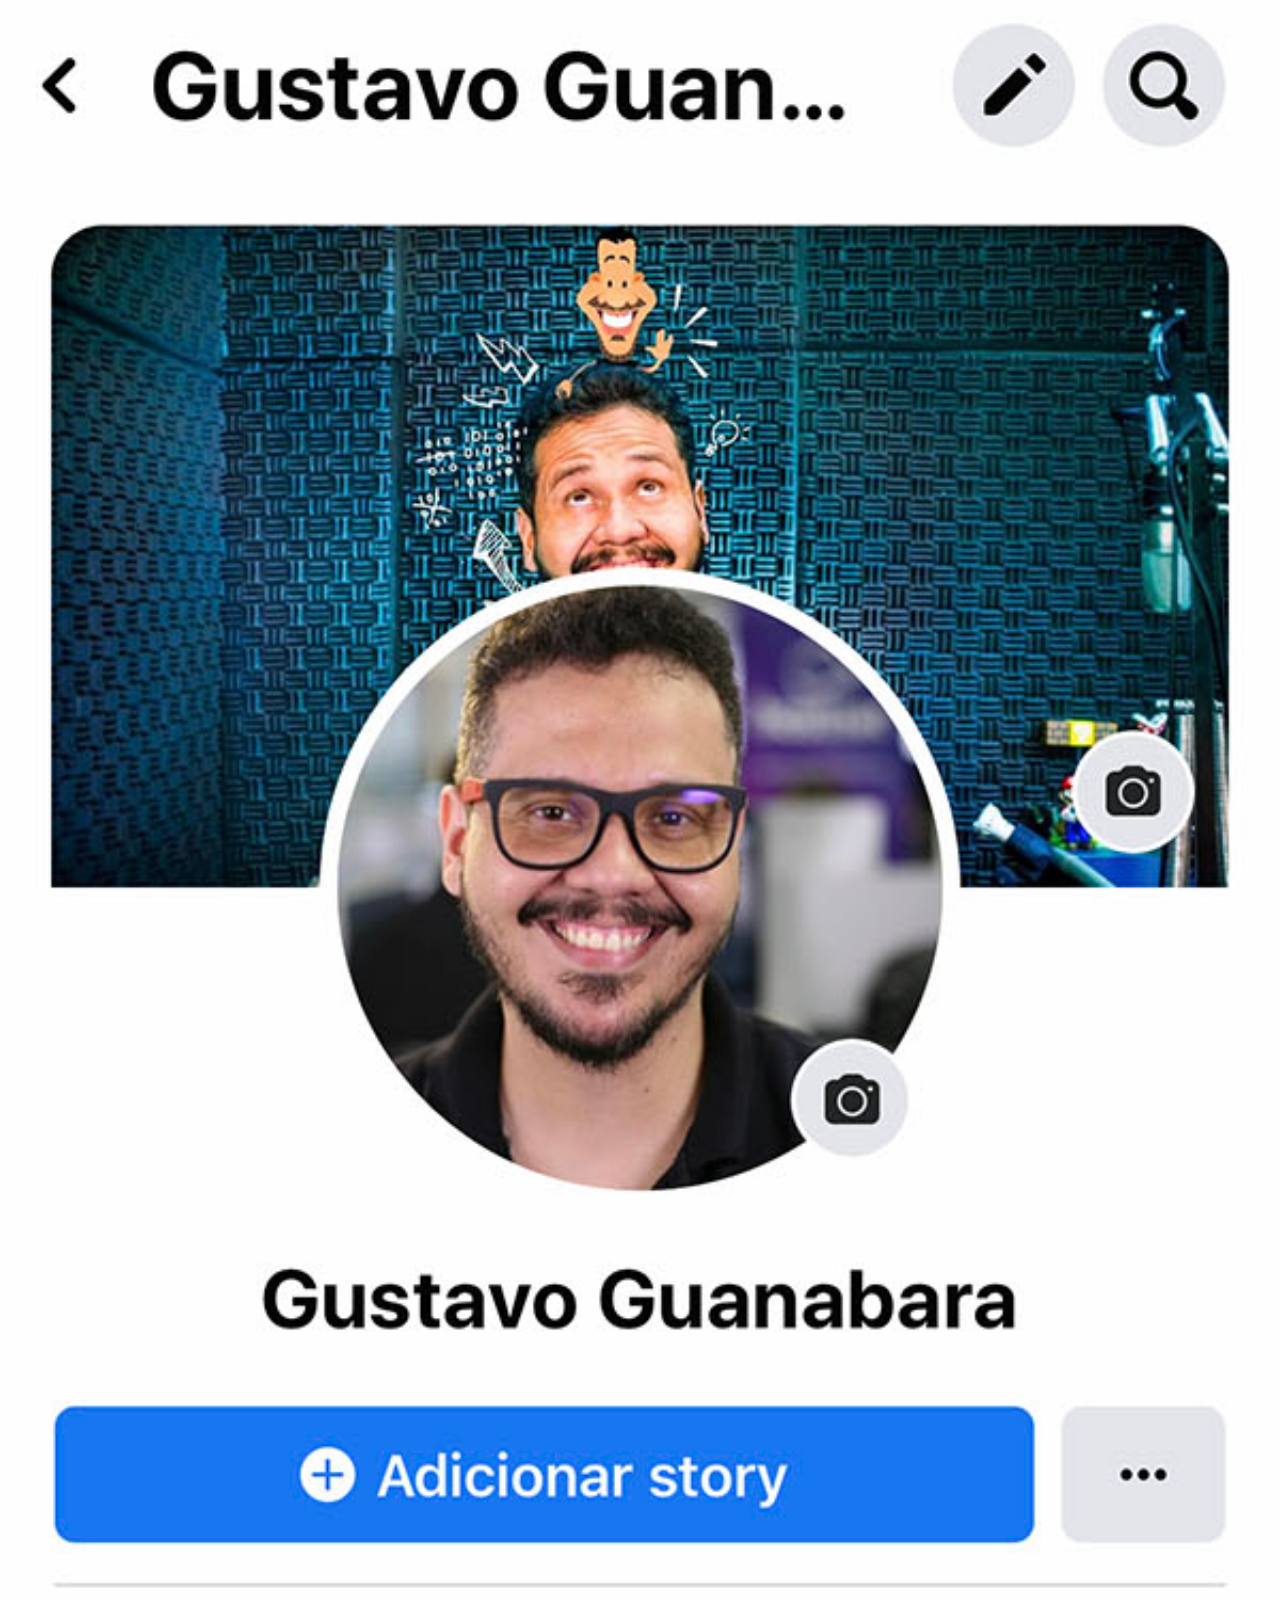
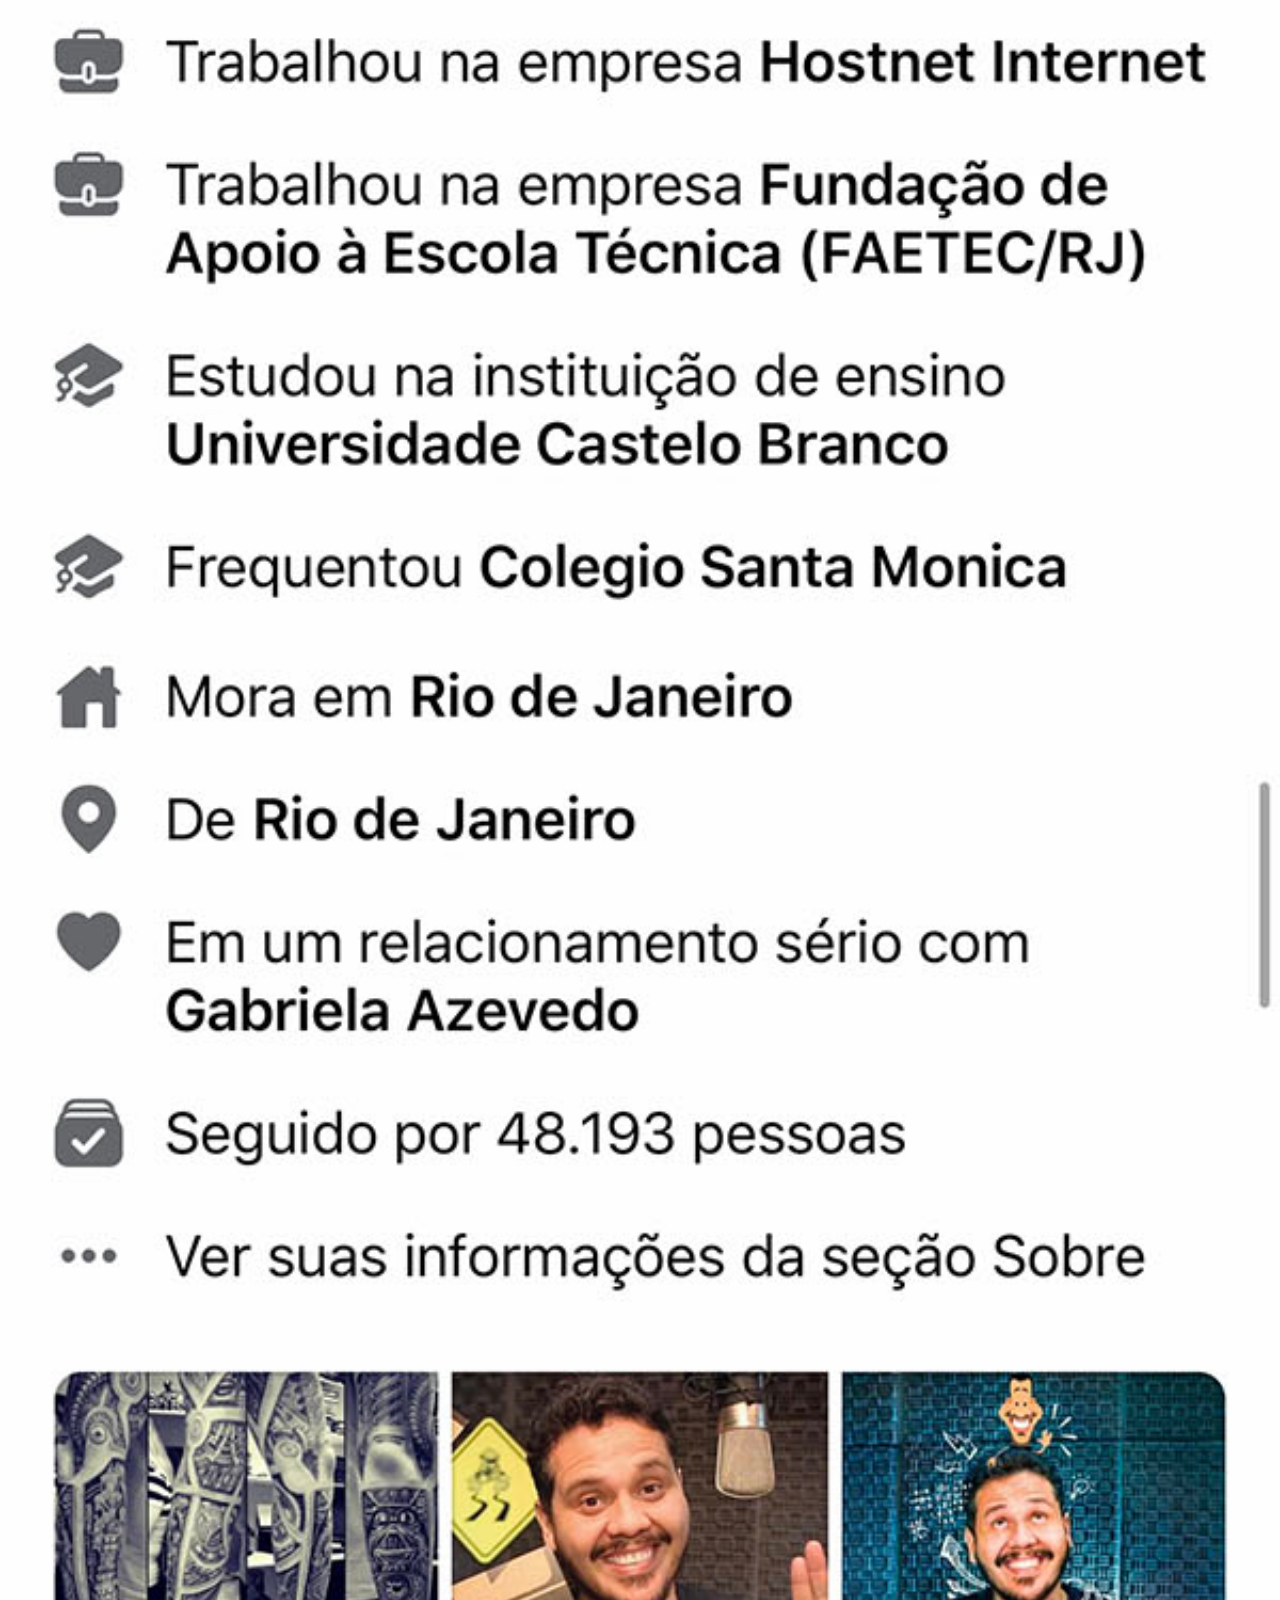
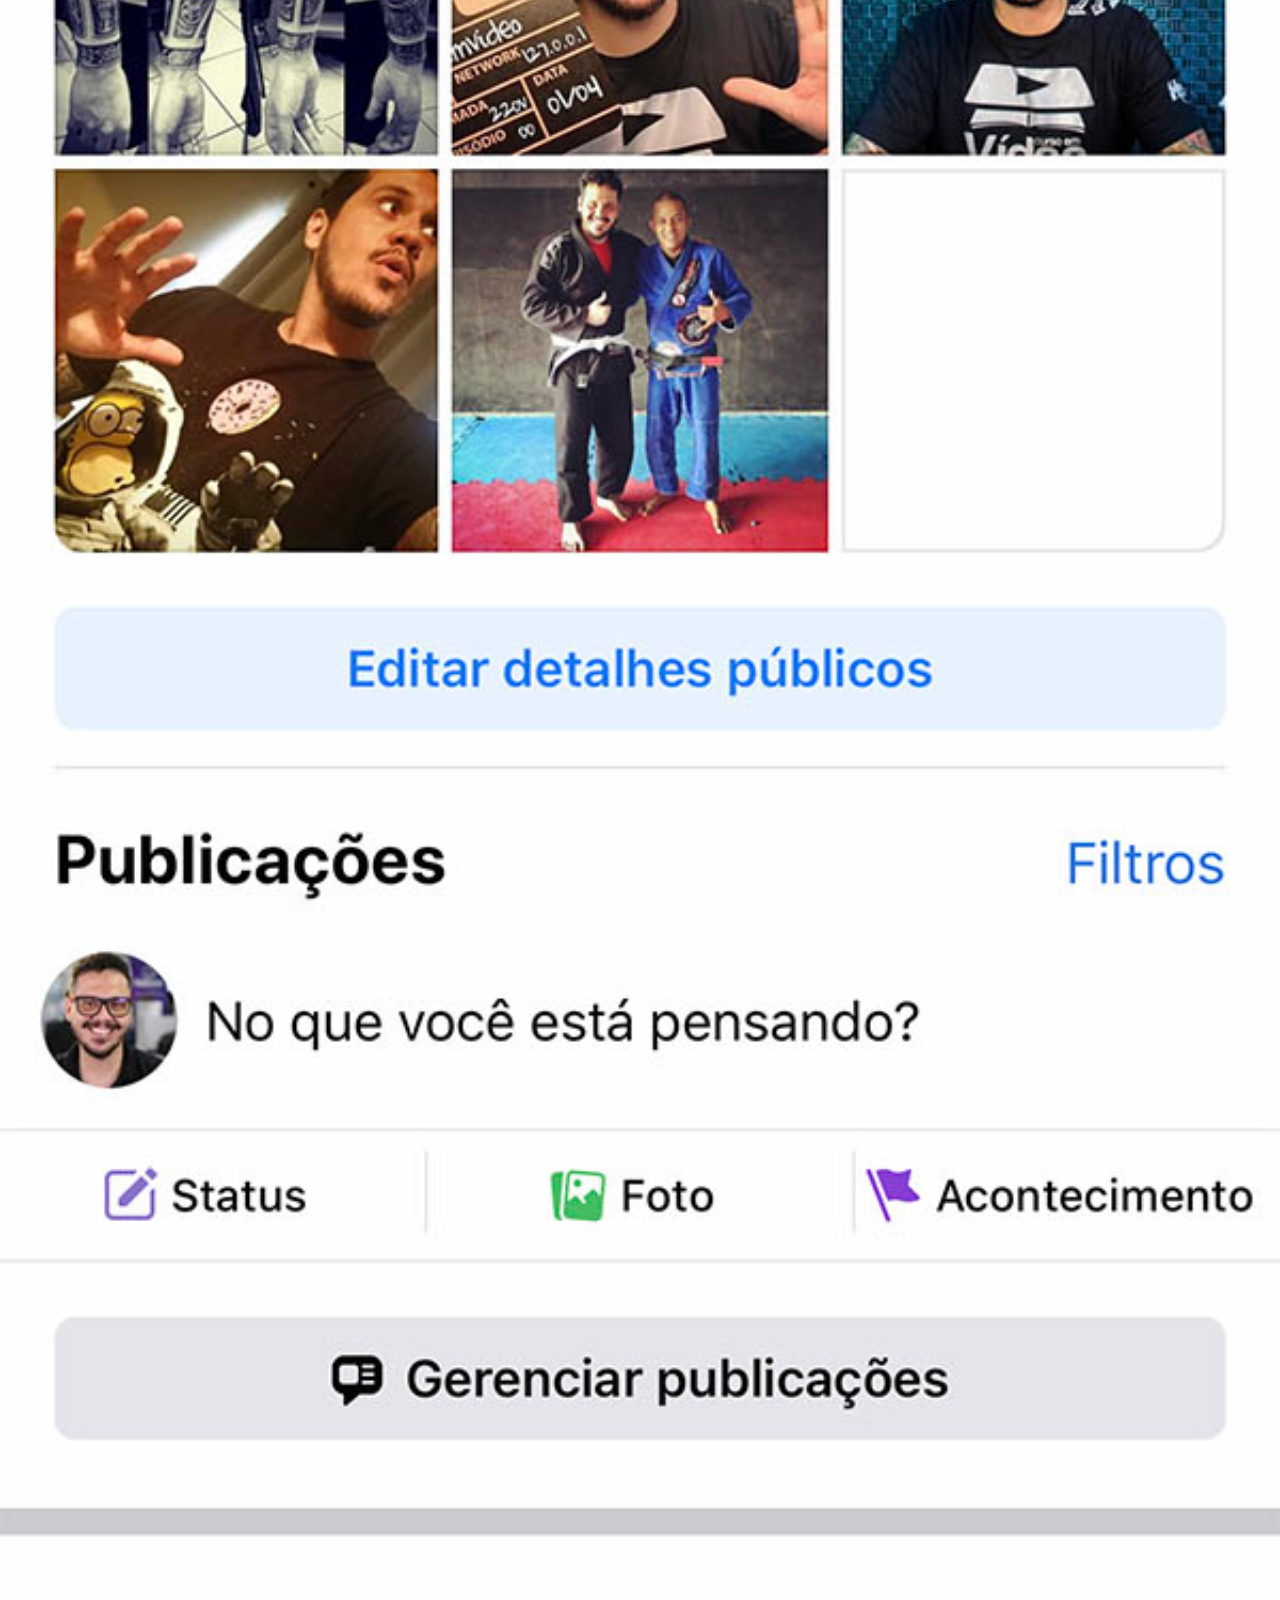
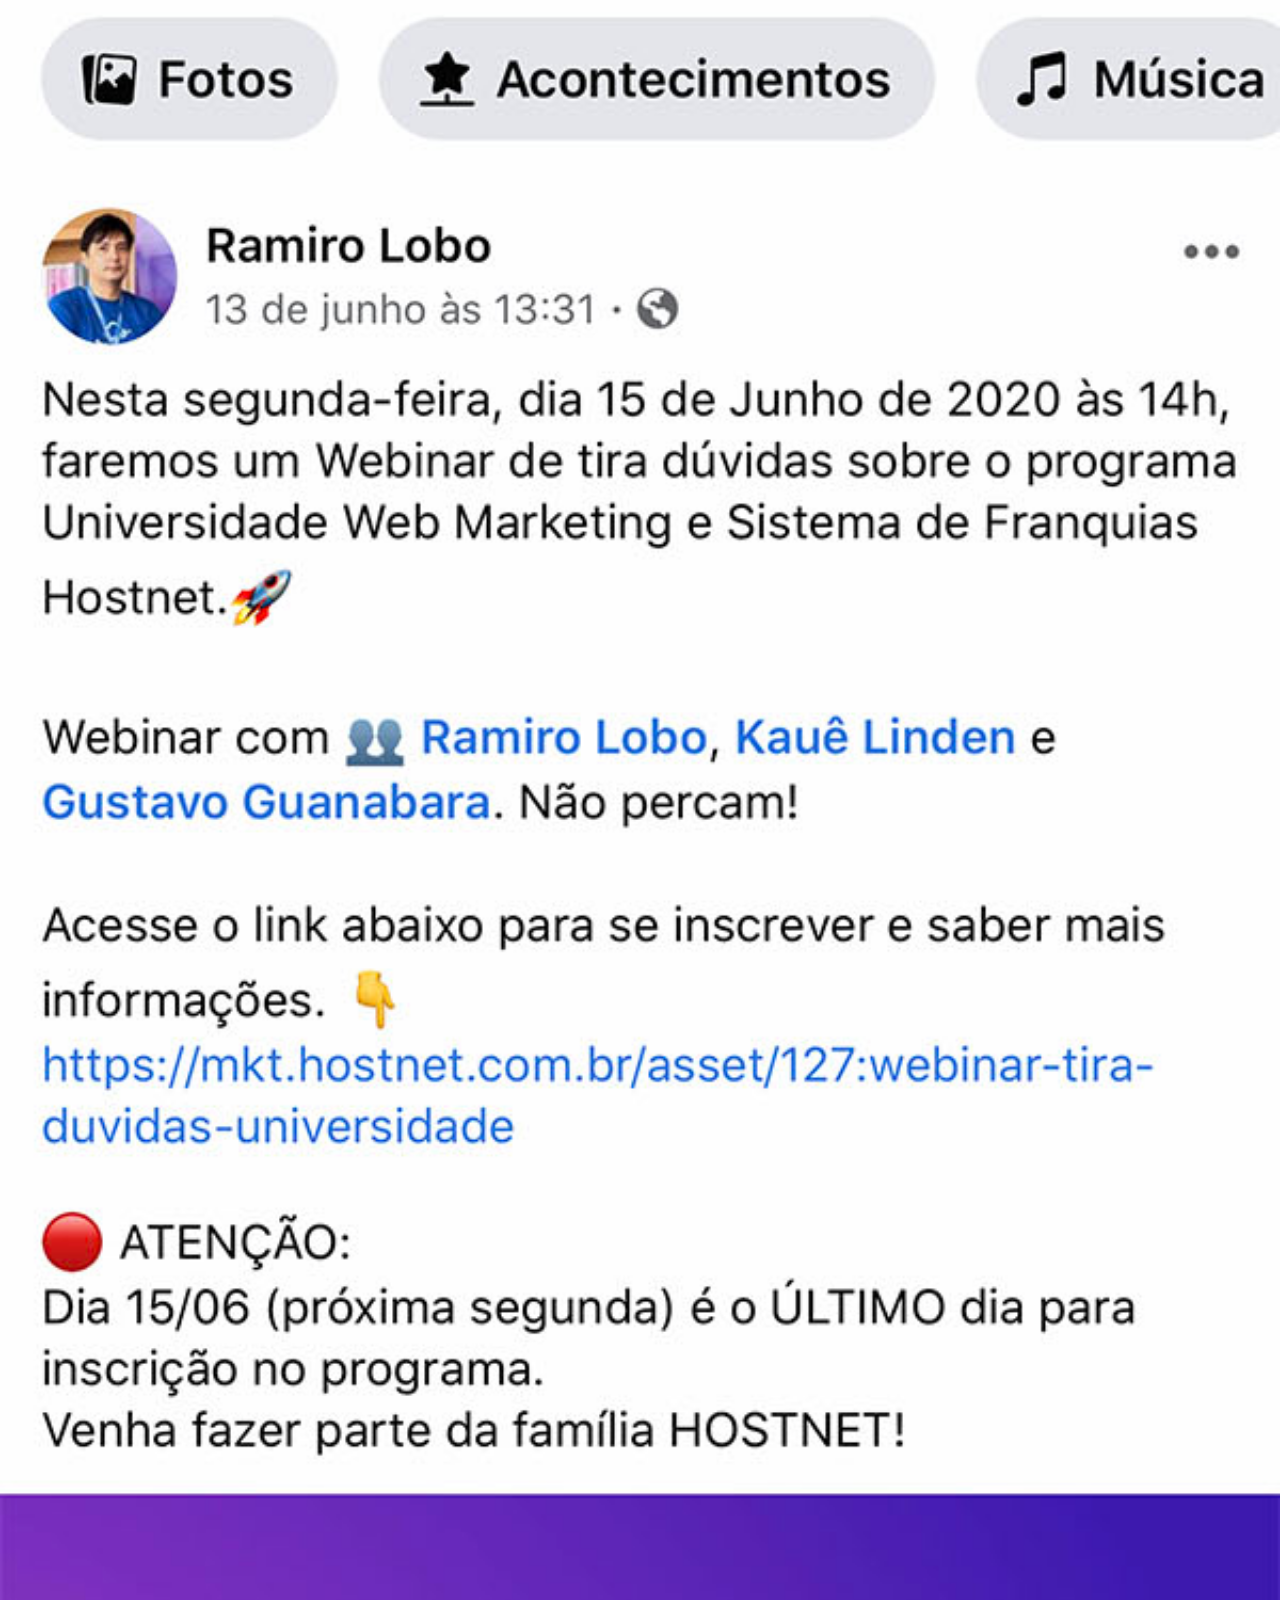
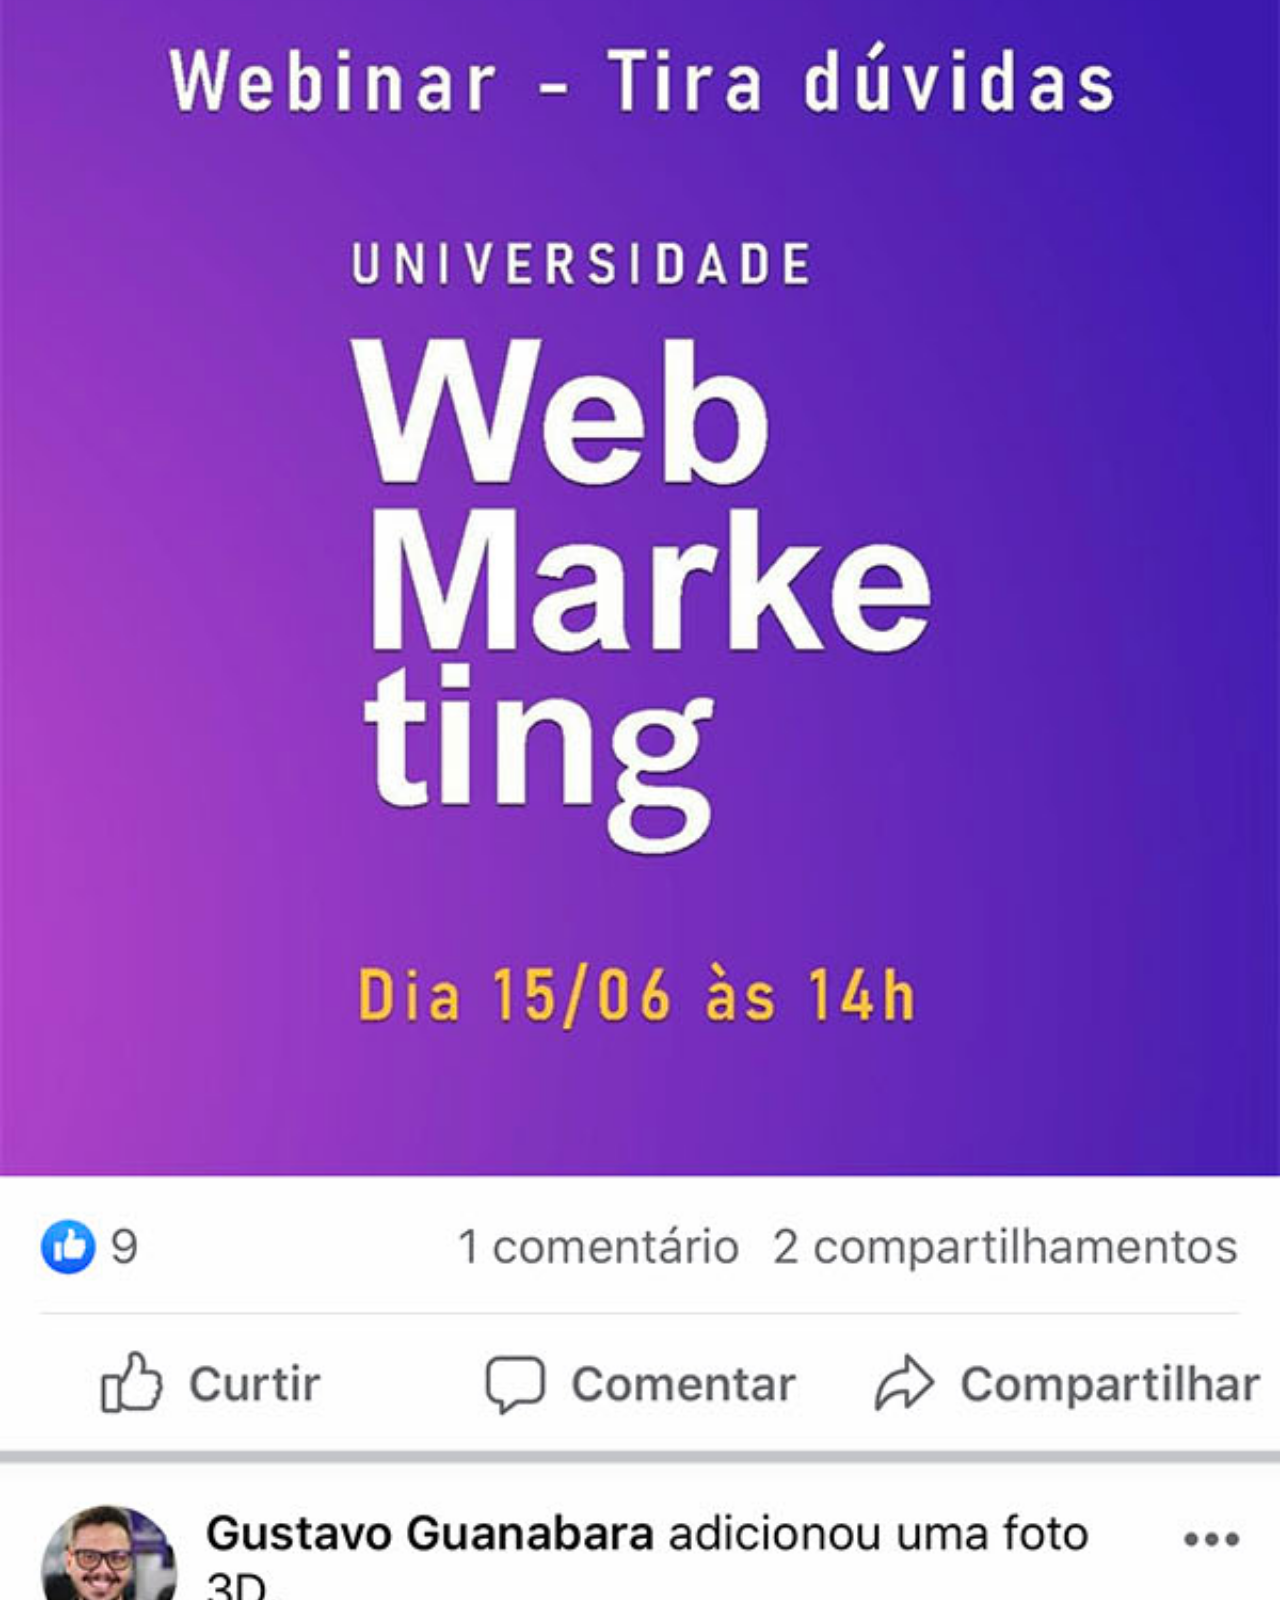
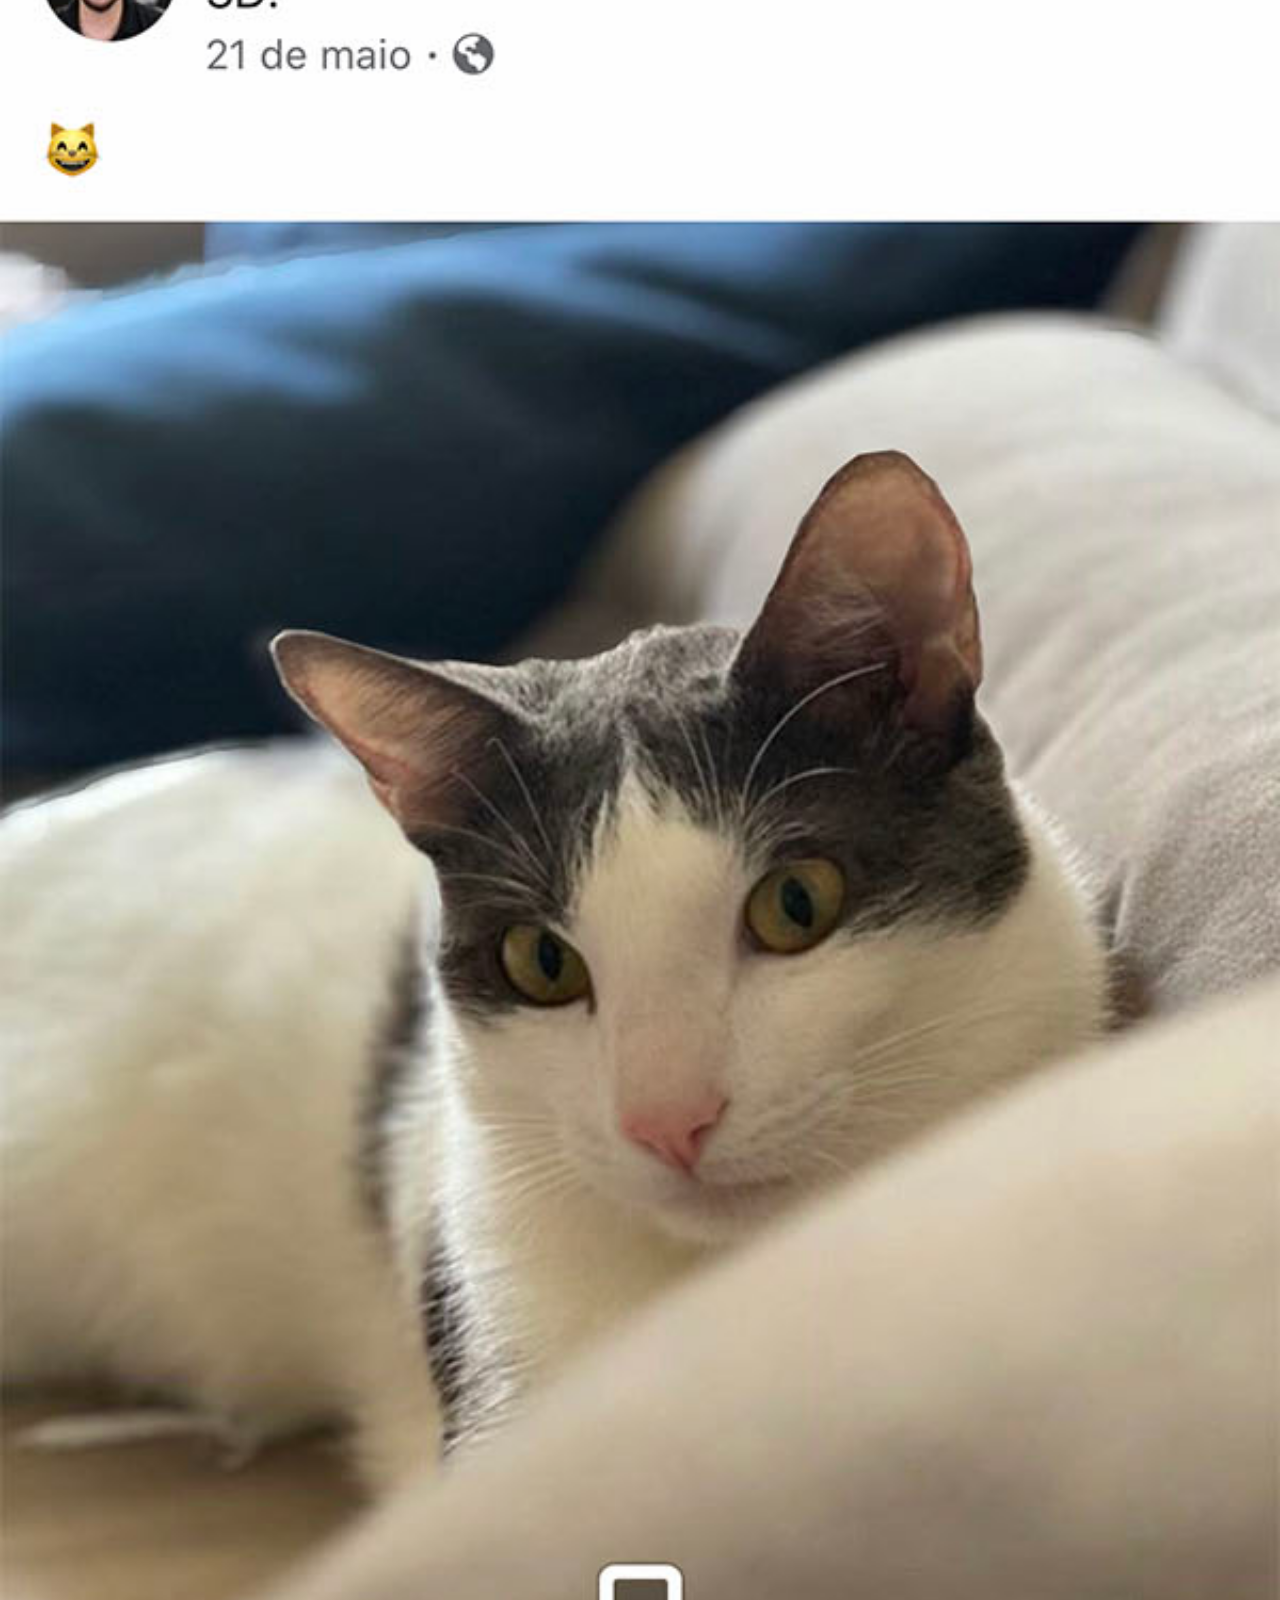
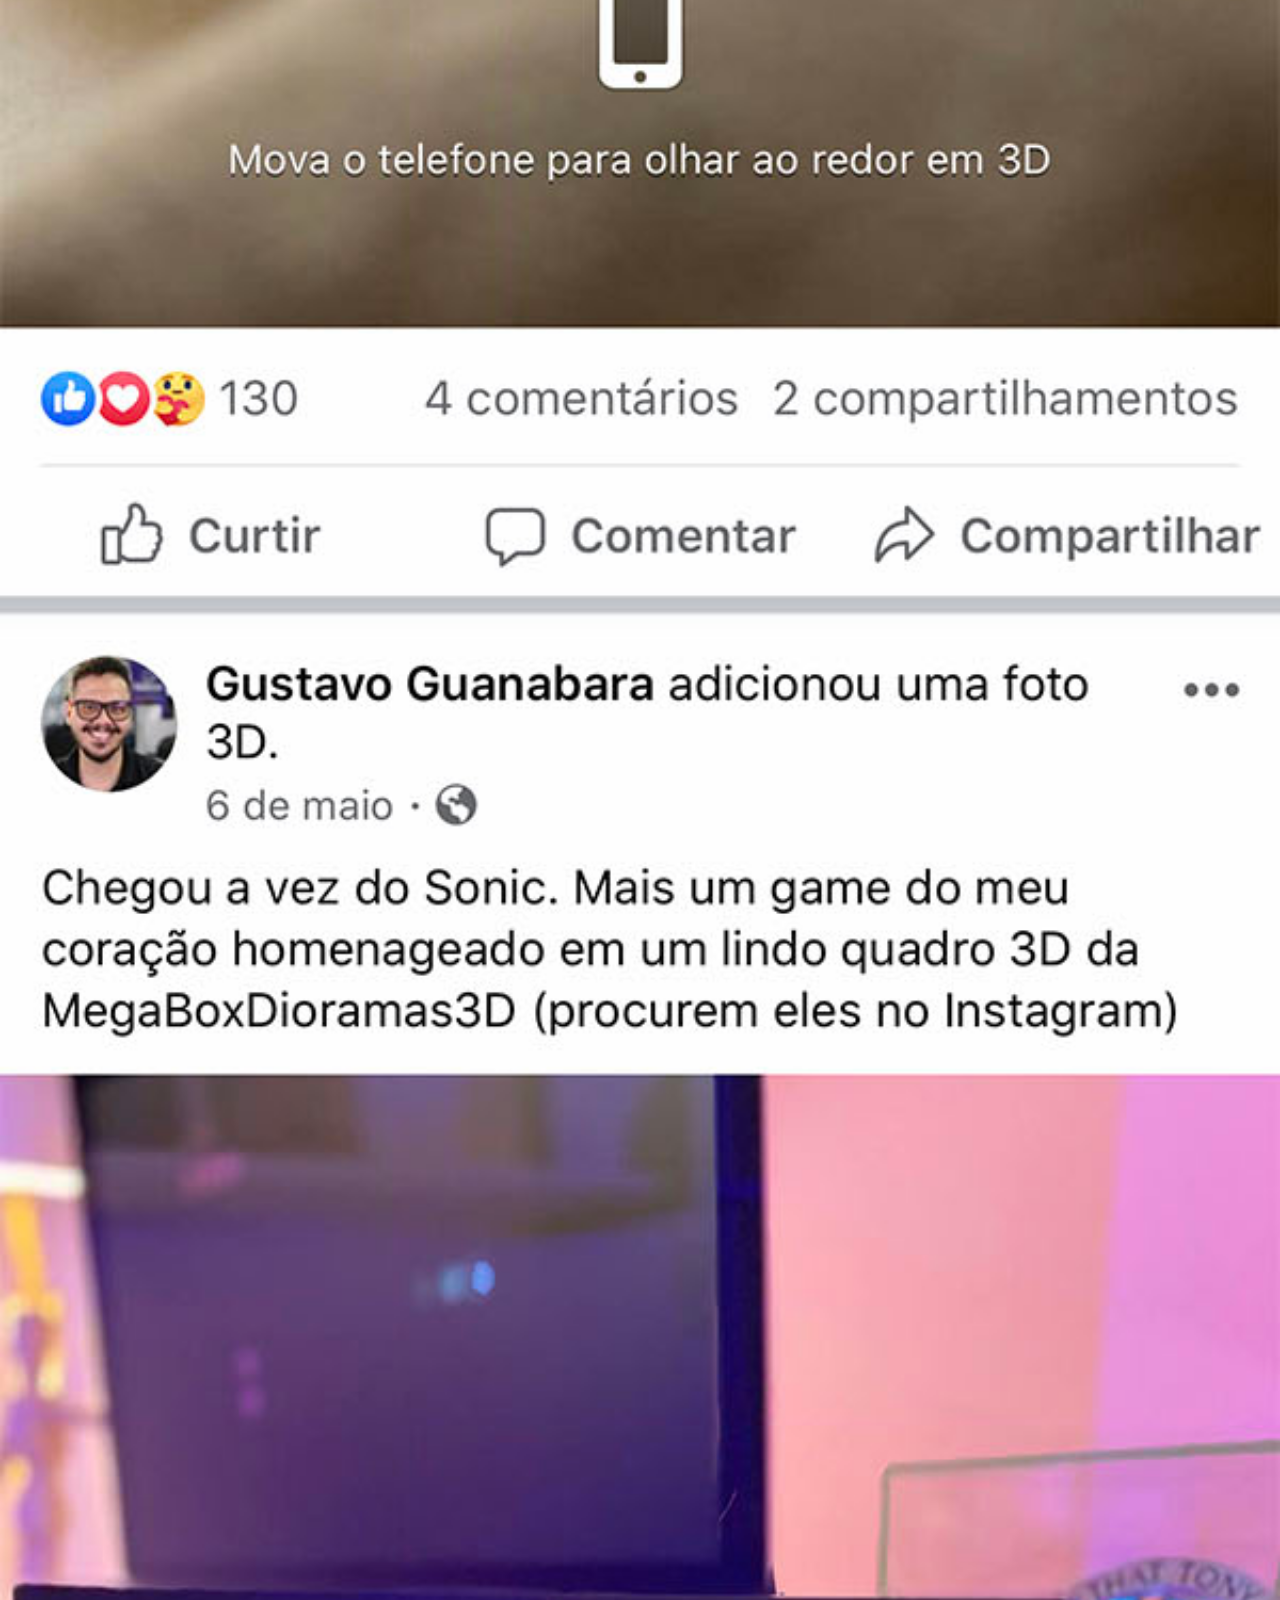
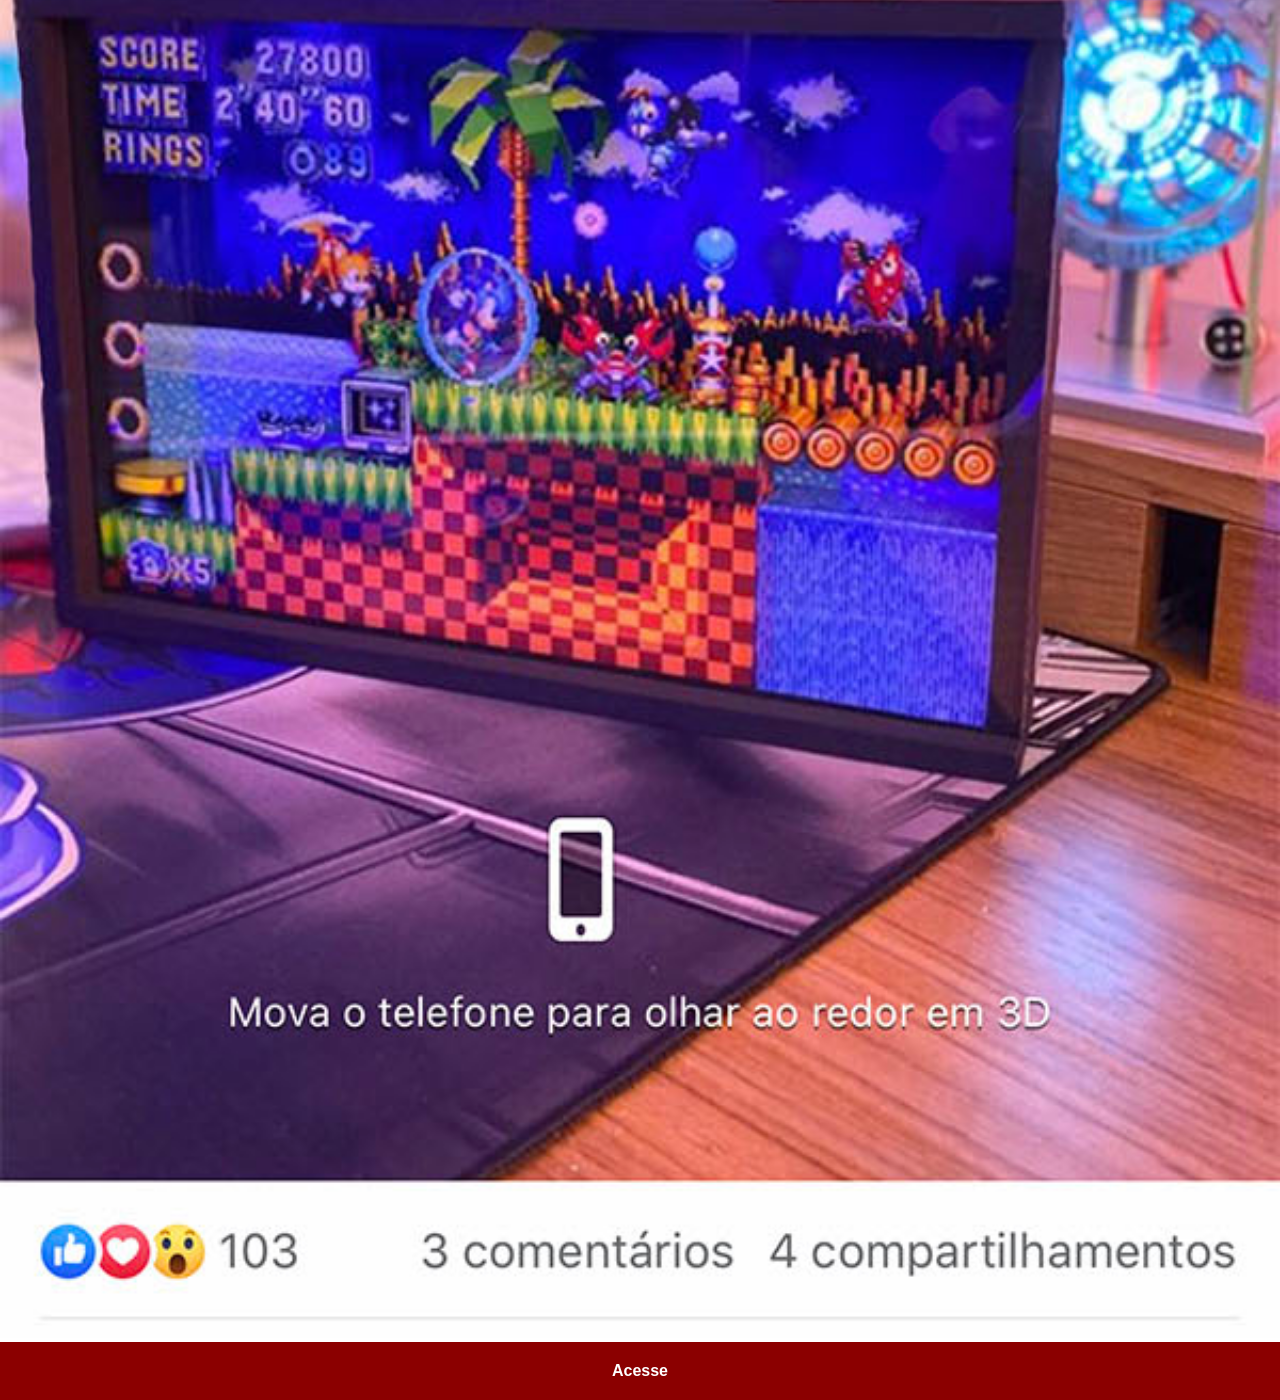
<file: telas/facebook.html>
<!DOCTYPE html>
<html lang="pt-br">
<head>
    <meta charset="UTF-8">
    <meta name="viewport" content="width=device-width, initial-scale=1.0">
    <link rel="stylesheet" href="../estilos/social.css">
    <title>Facebook</title>
</head>
<body>
    <img src="../imagens/tela-facebook.jpg" alt="Facebook">
    <a href="https://www.facebook.com/gustavoguanabara" target="_blank">Acesse</a>
</body>
</html>
</file>
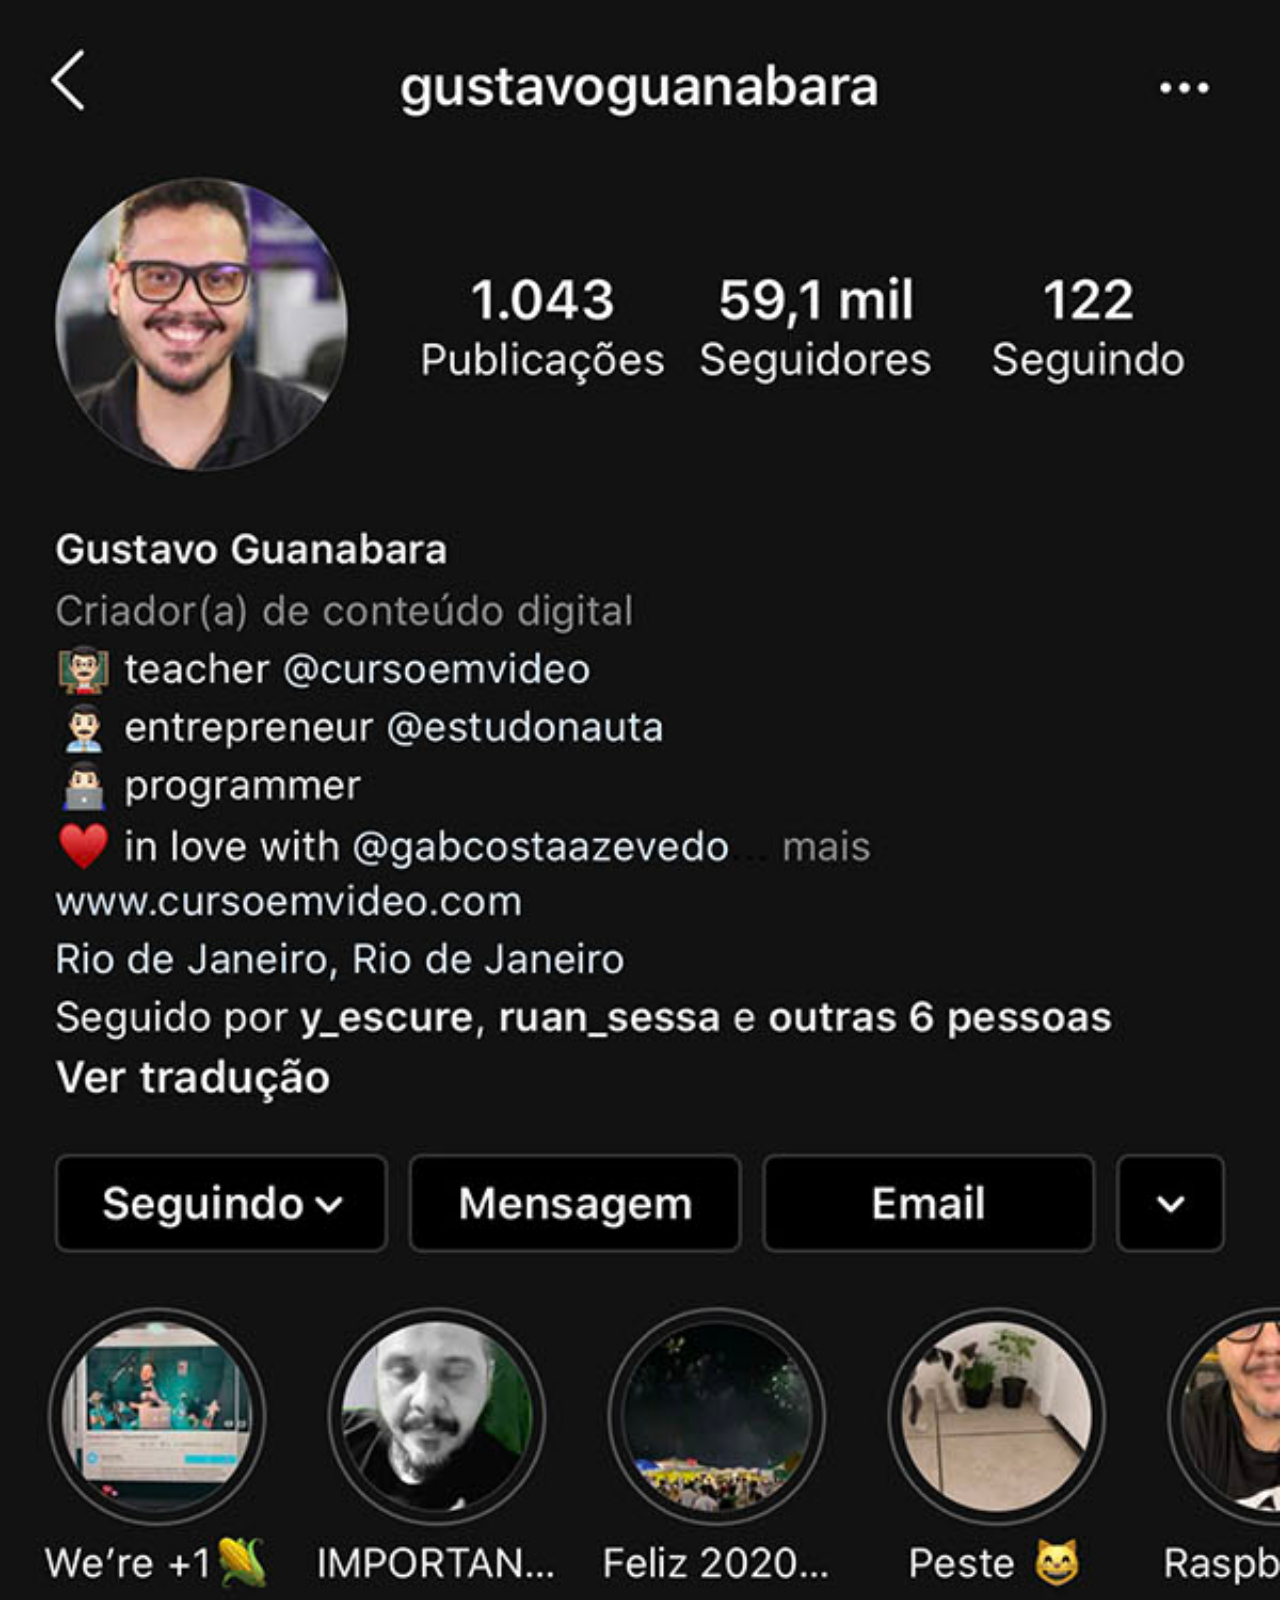
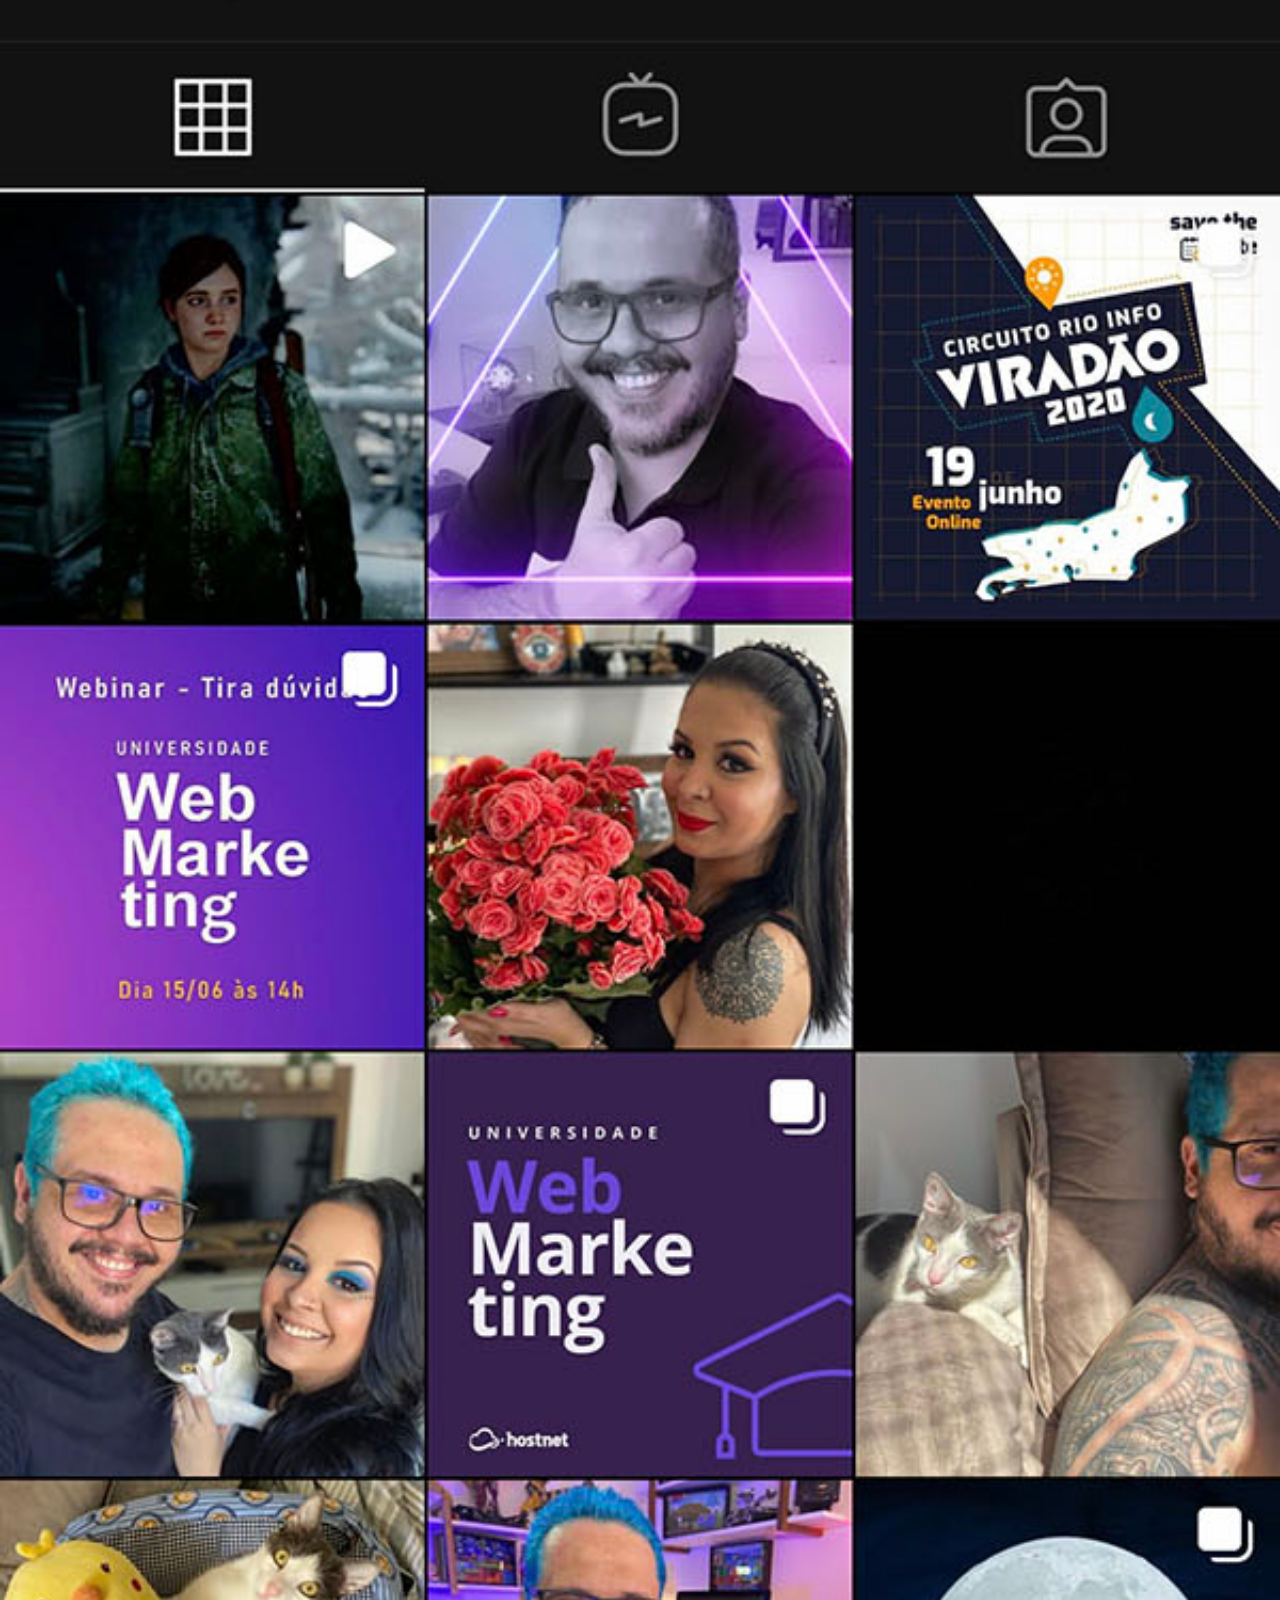
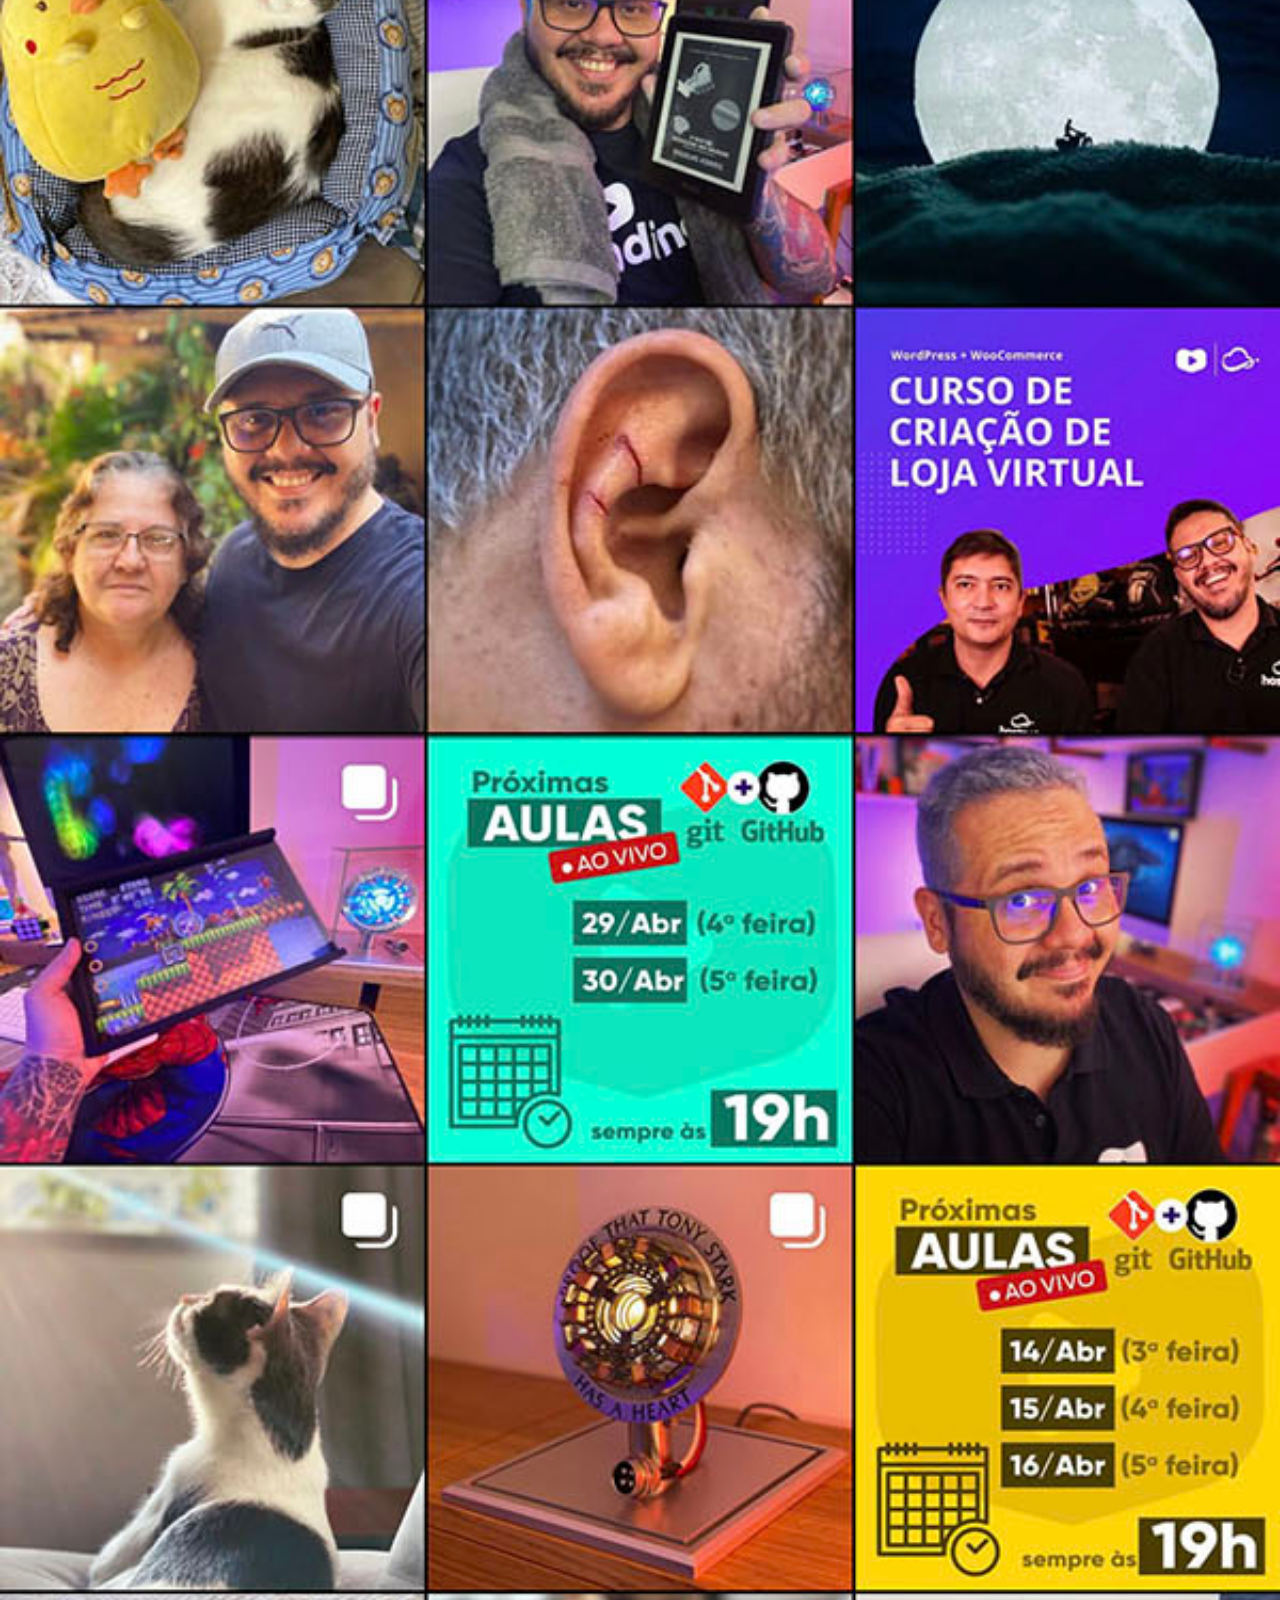
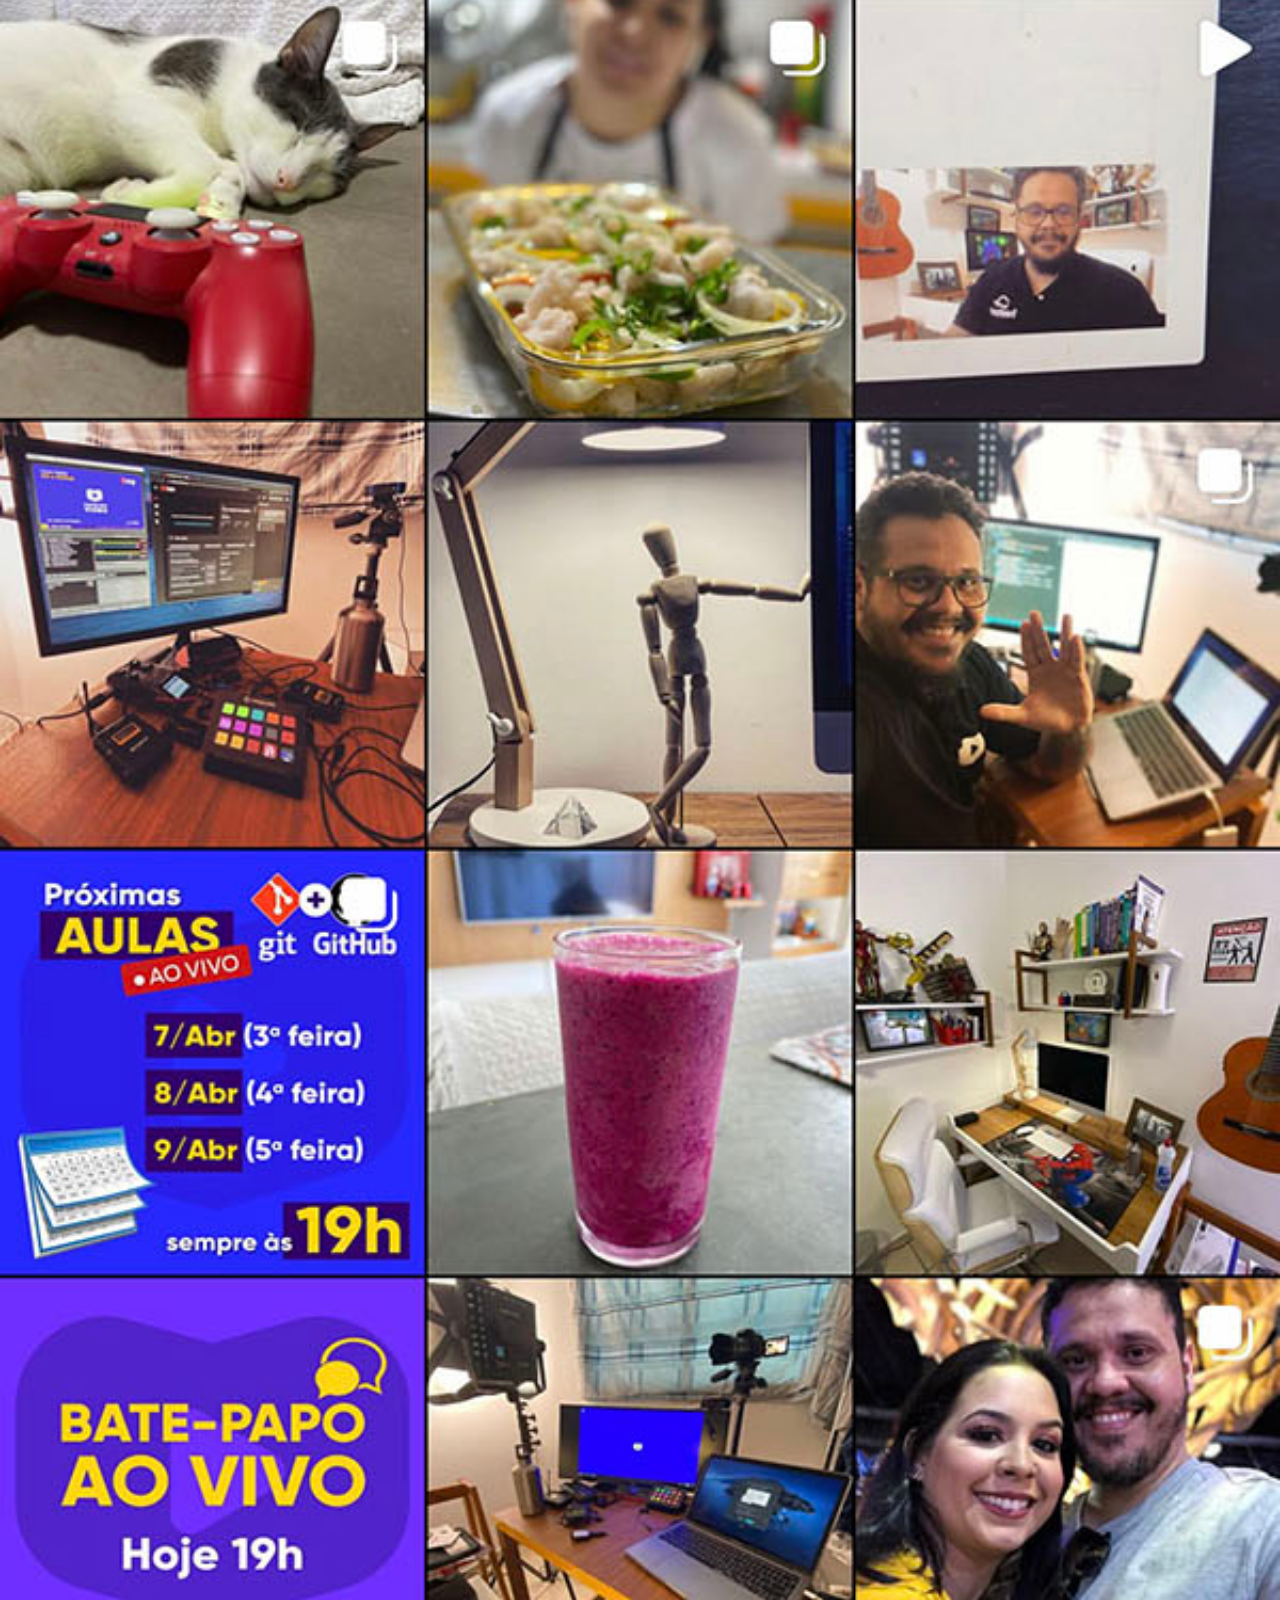
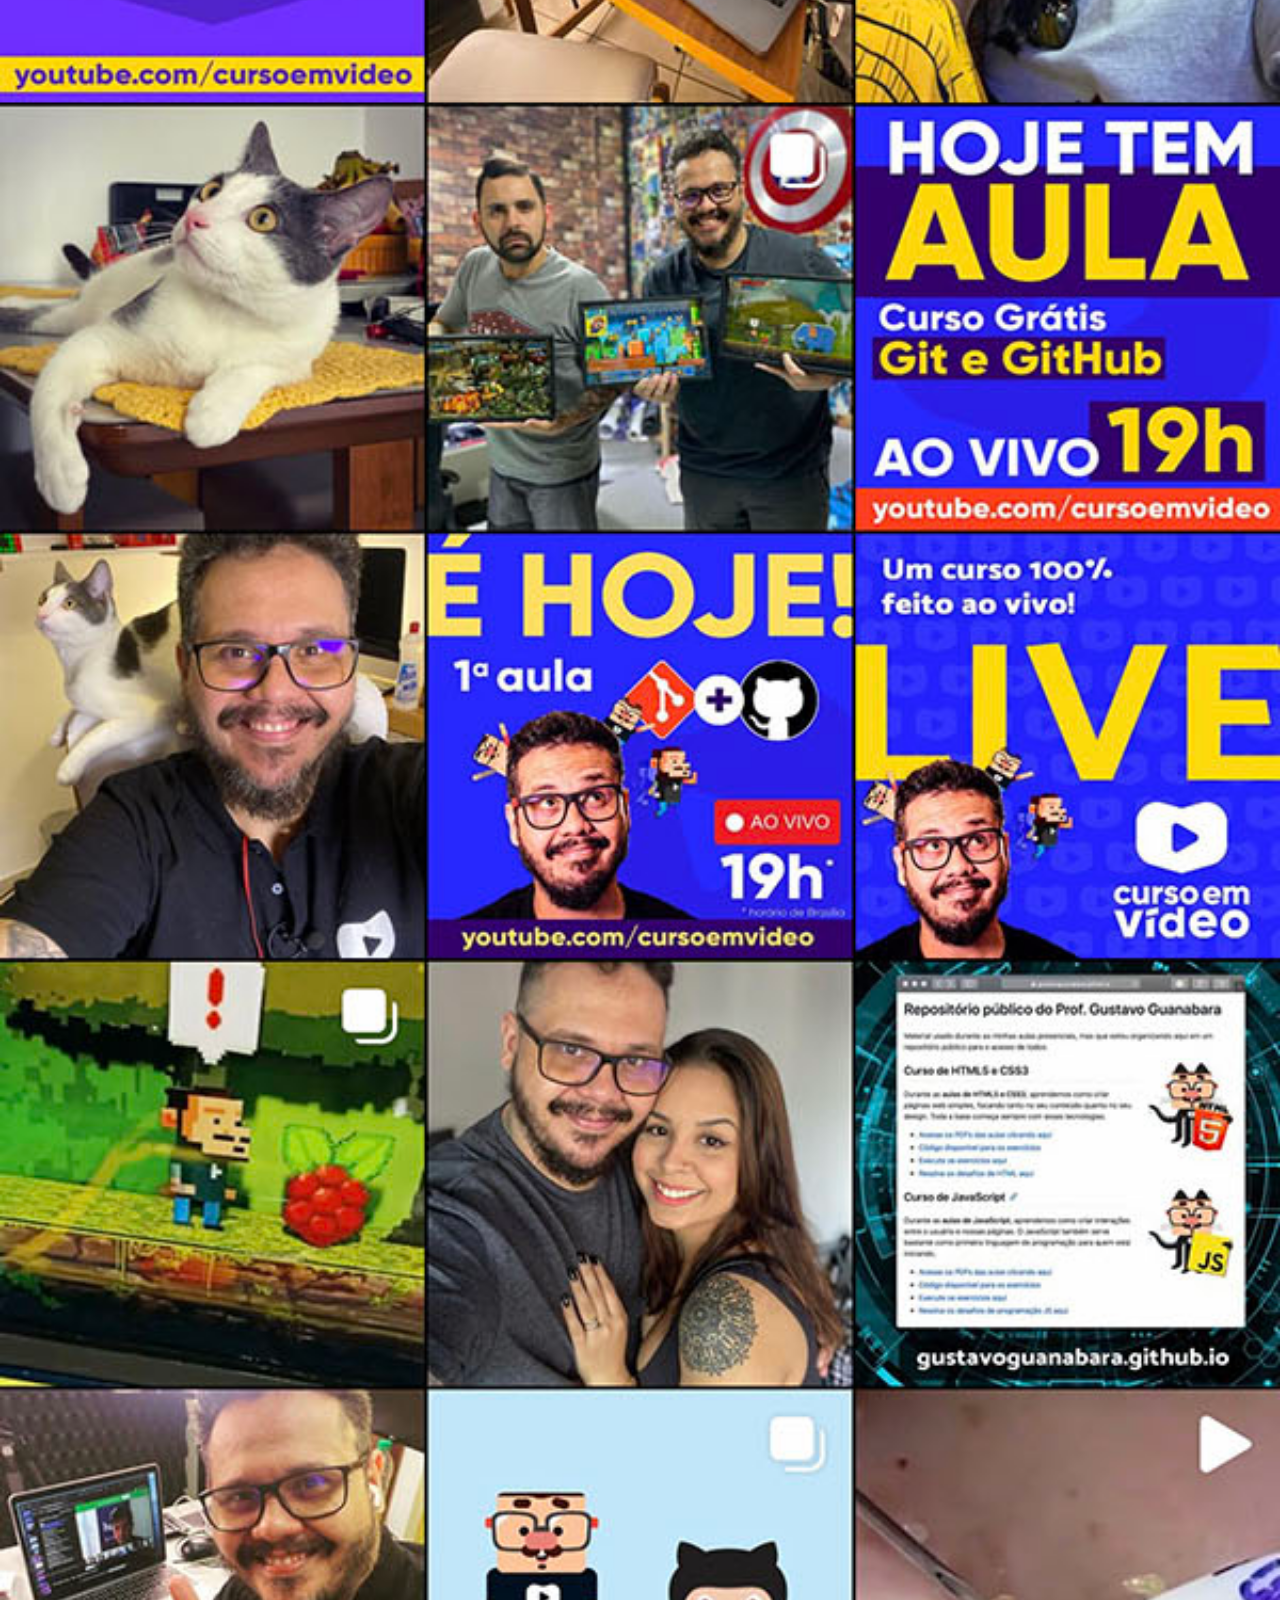
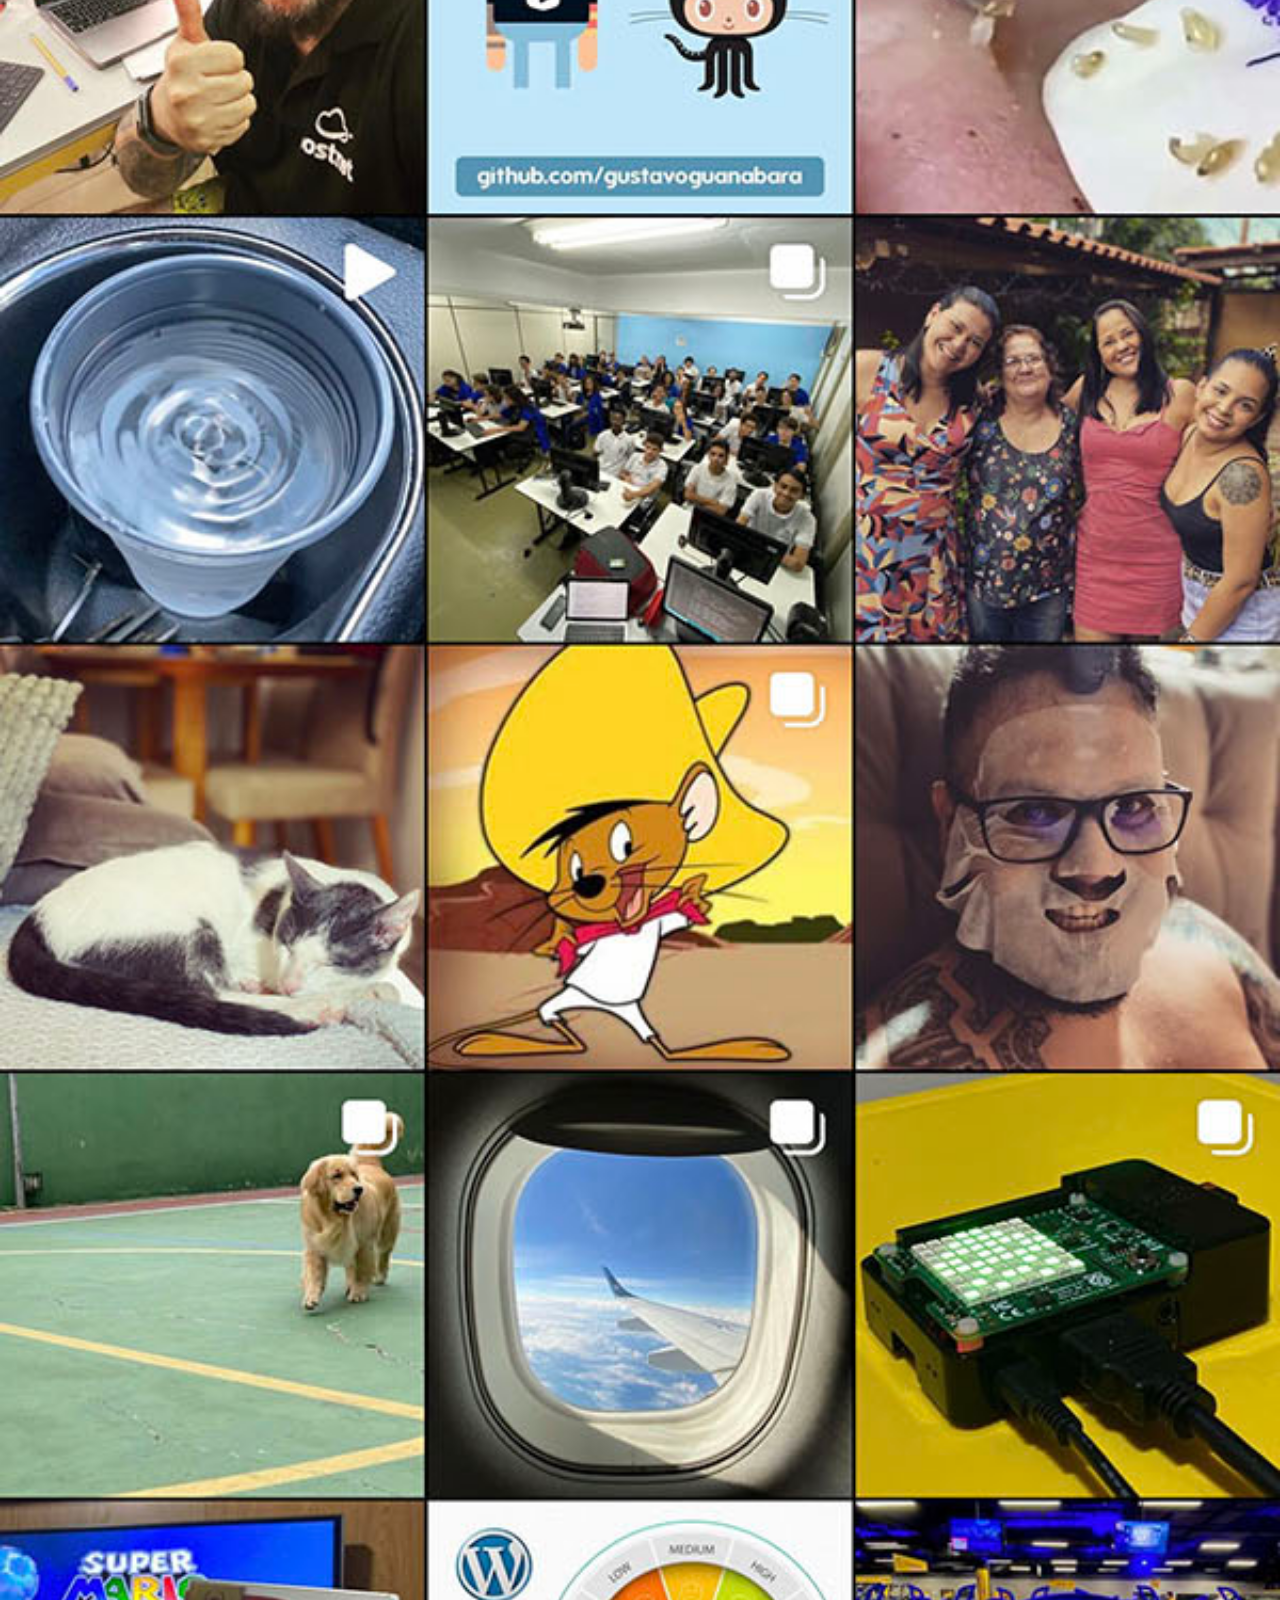
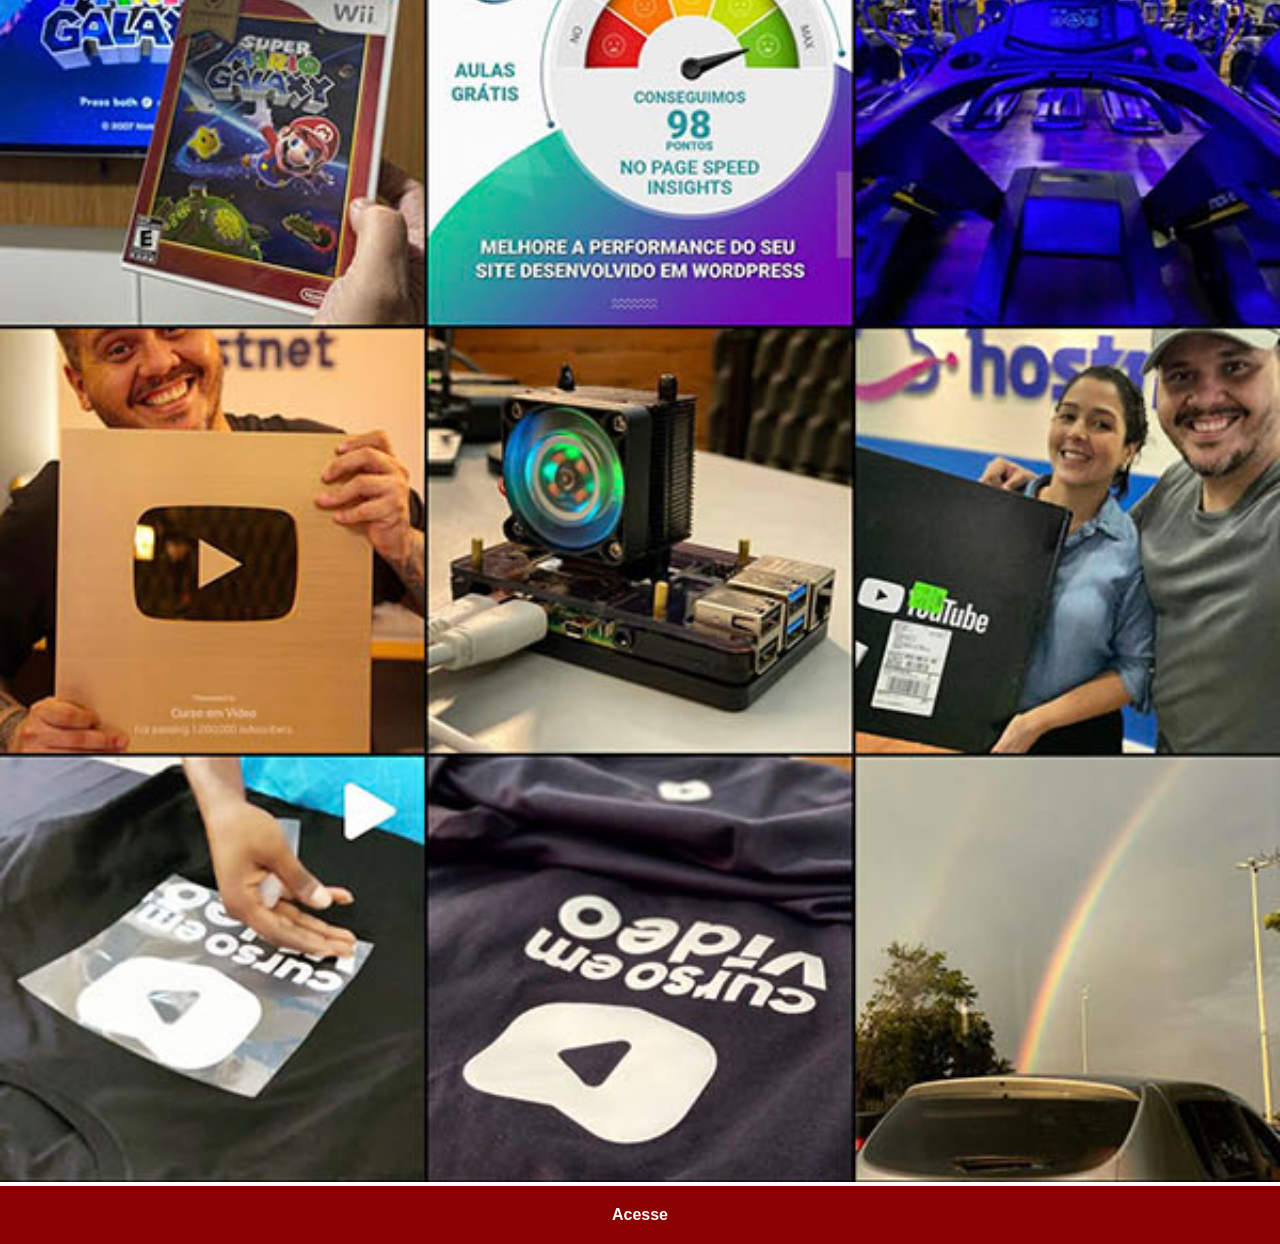
<file: telas/instagram.html>
<!DOCTYPE html>
<html lang="pt-br">
<head>
    <meta charset="UTF-8">
    <meta name="viewport" content="width=device-width, initial-scale=1.0">
    <title>Instagram</title>
    <link rel="stylesheet" href="../estilos/social.css">
</head>
<body>
    <img src="../imagens/tela-instagram.jpg" alt="Instagram">
    <a href="https://www.instagram.com/gustavoguanabara/" target="_blank">Acesse</a>
</body>
</html>
</file>
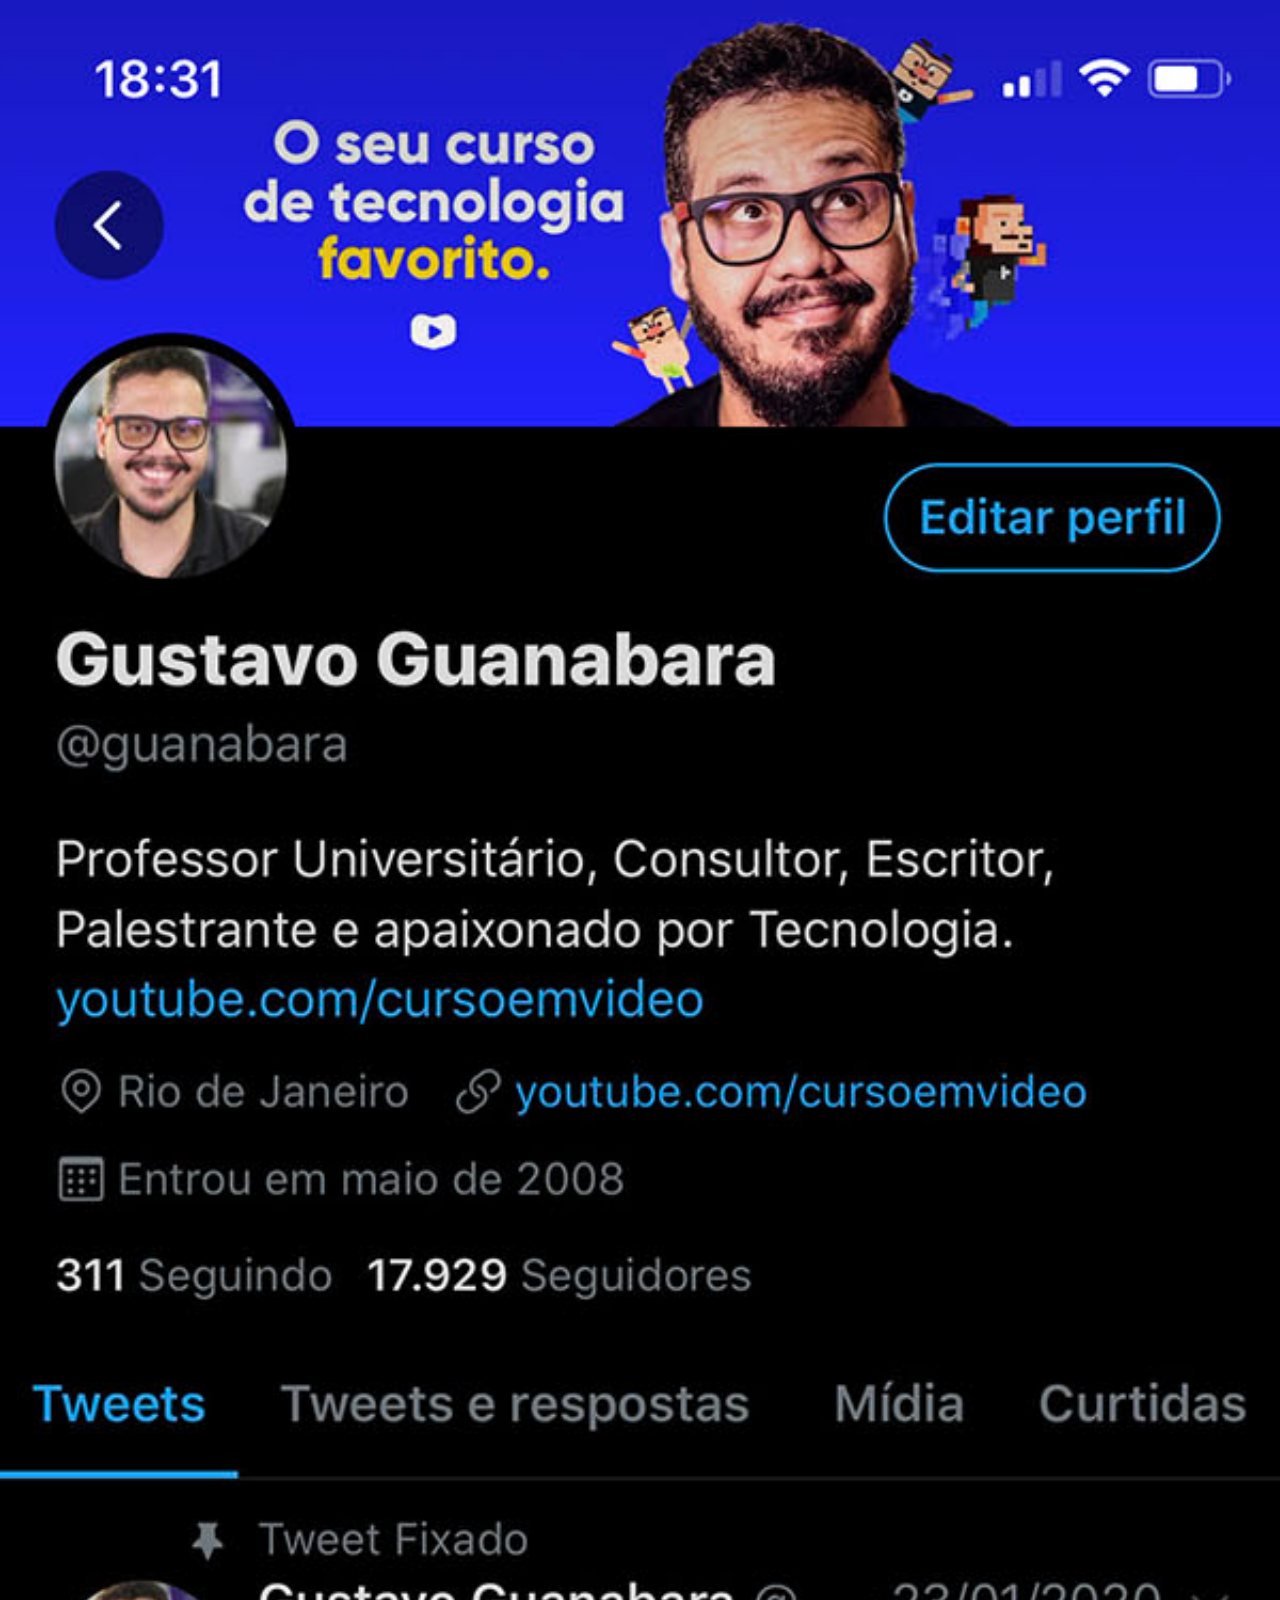
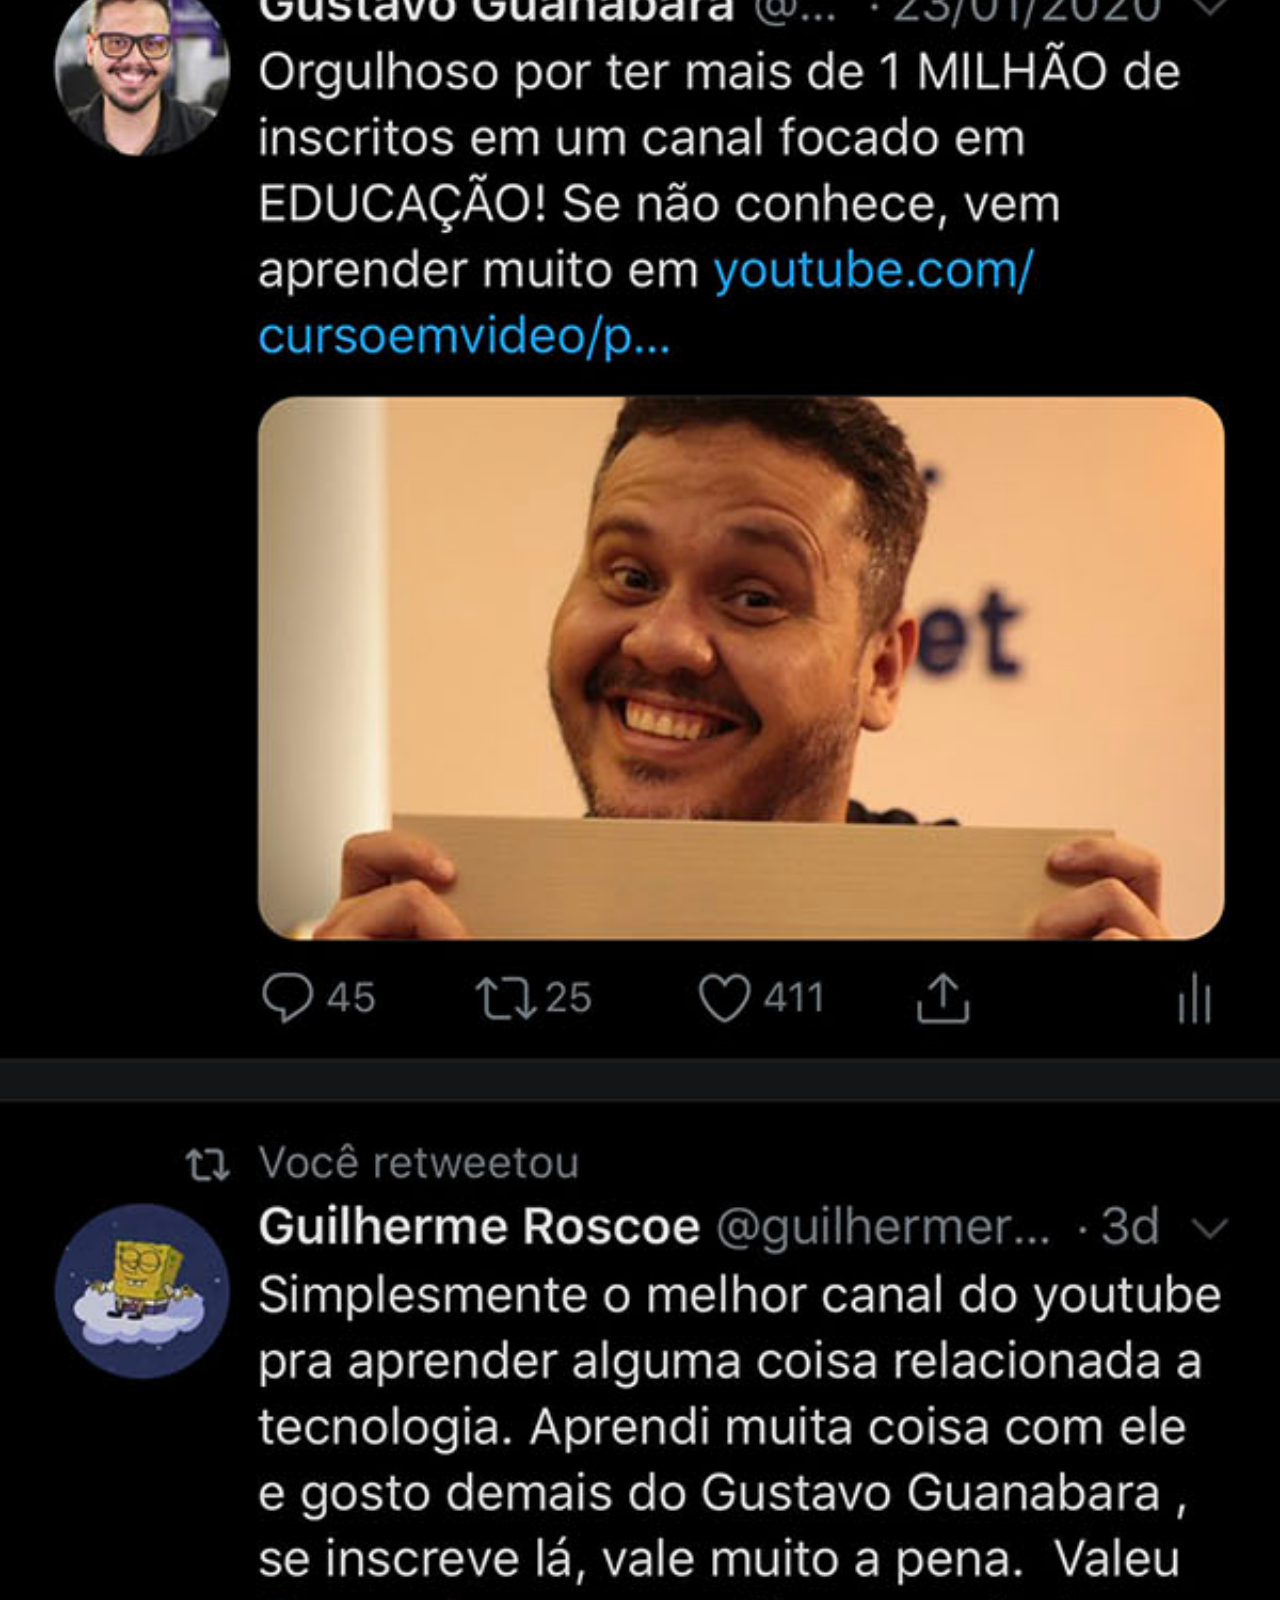
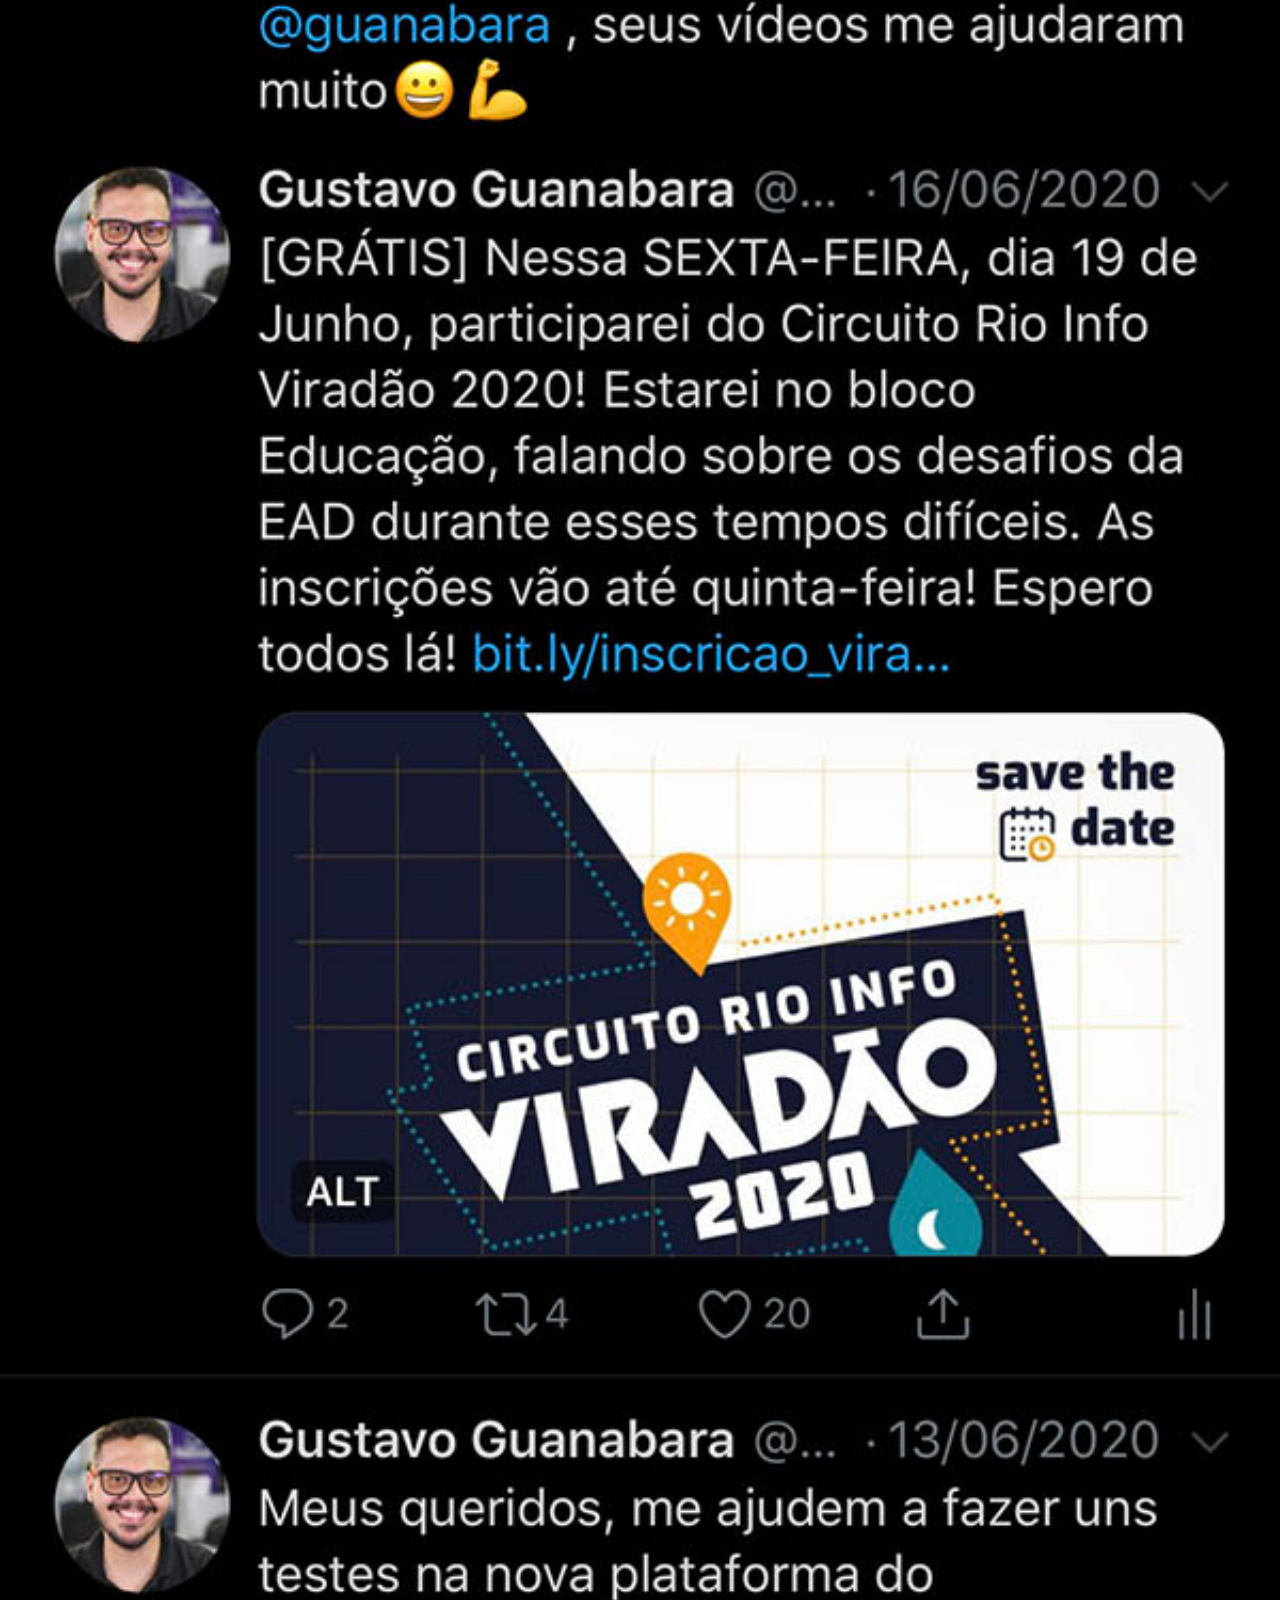
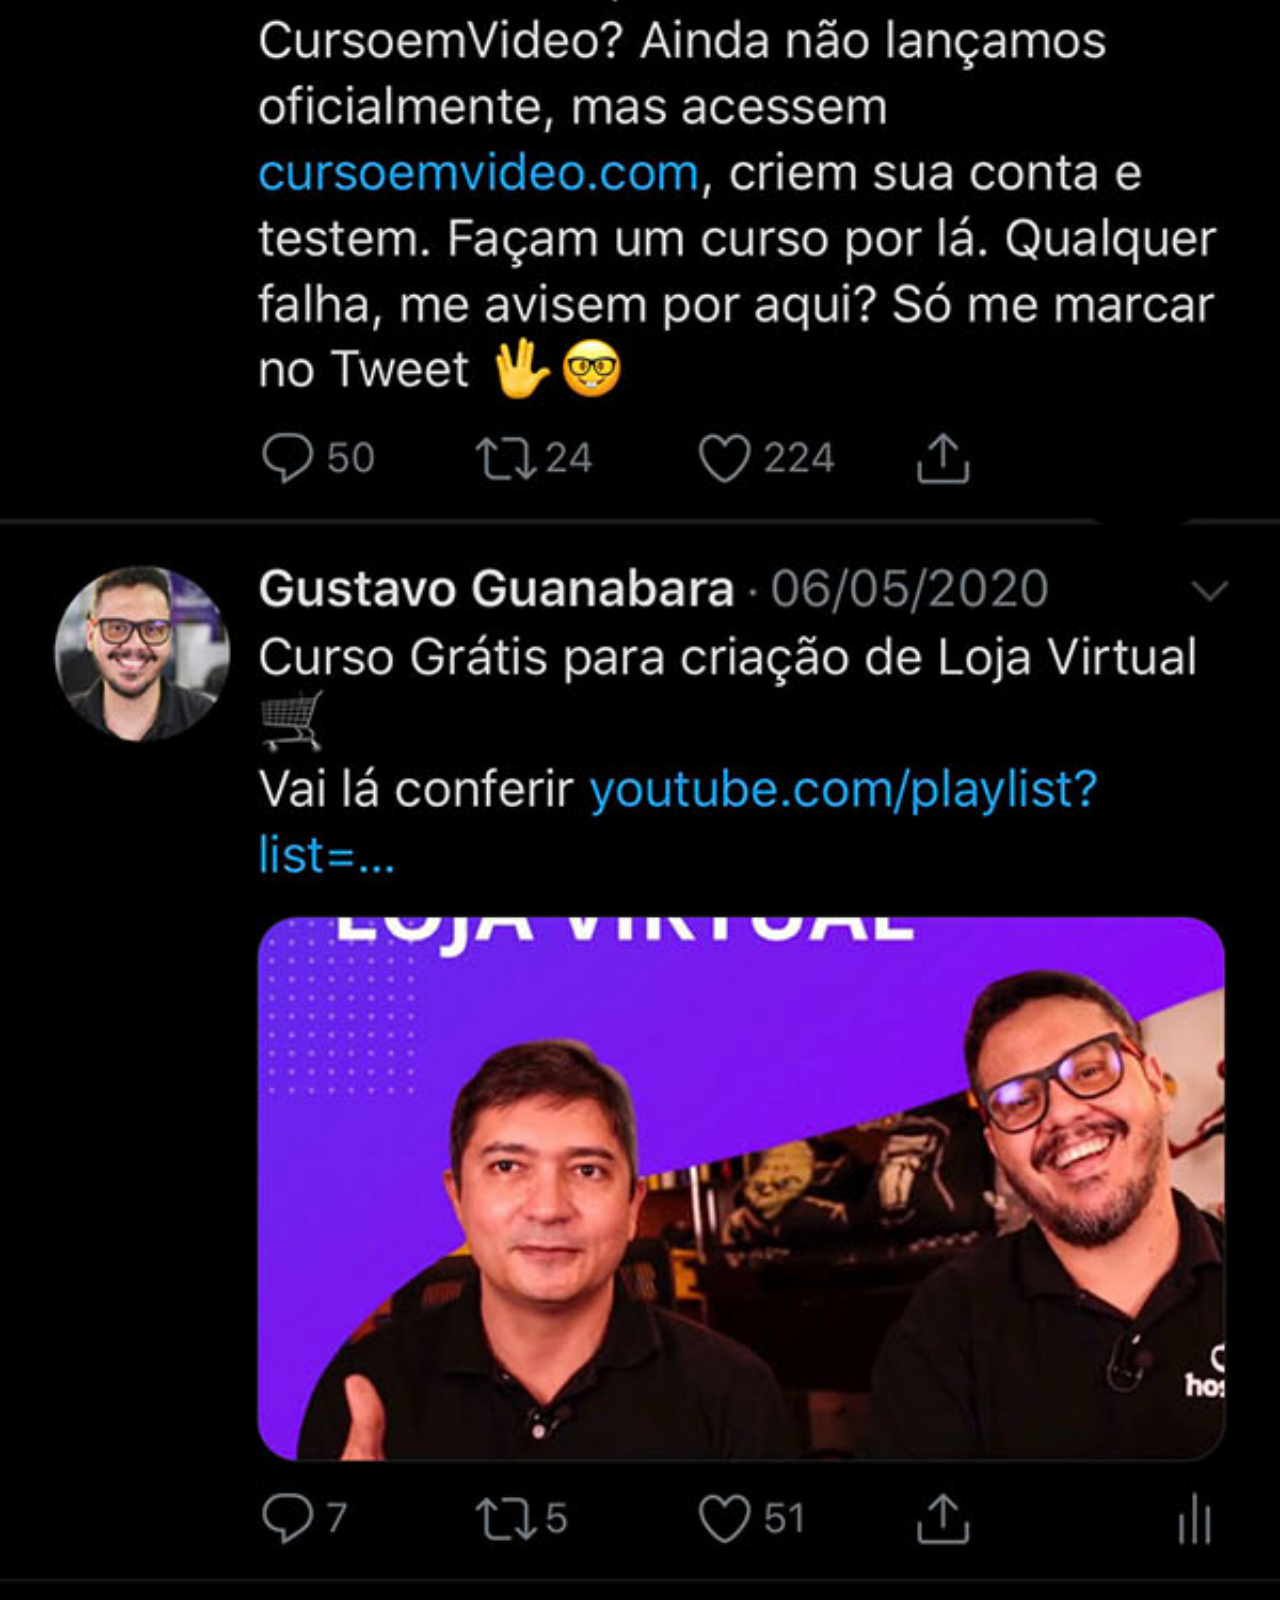
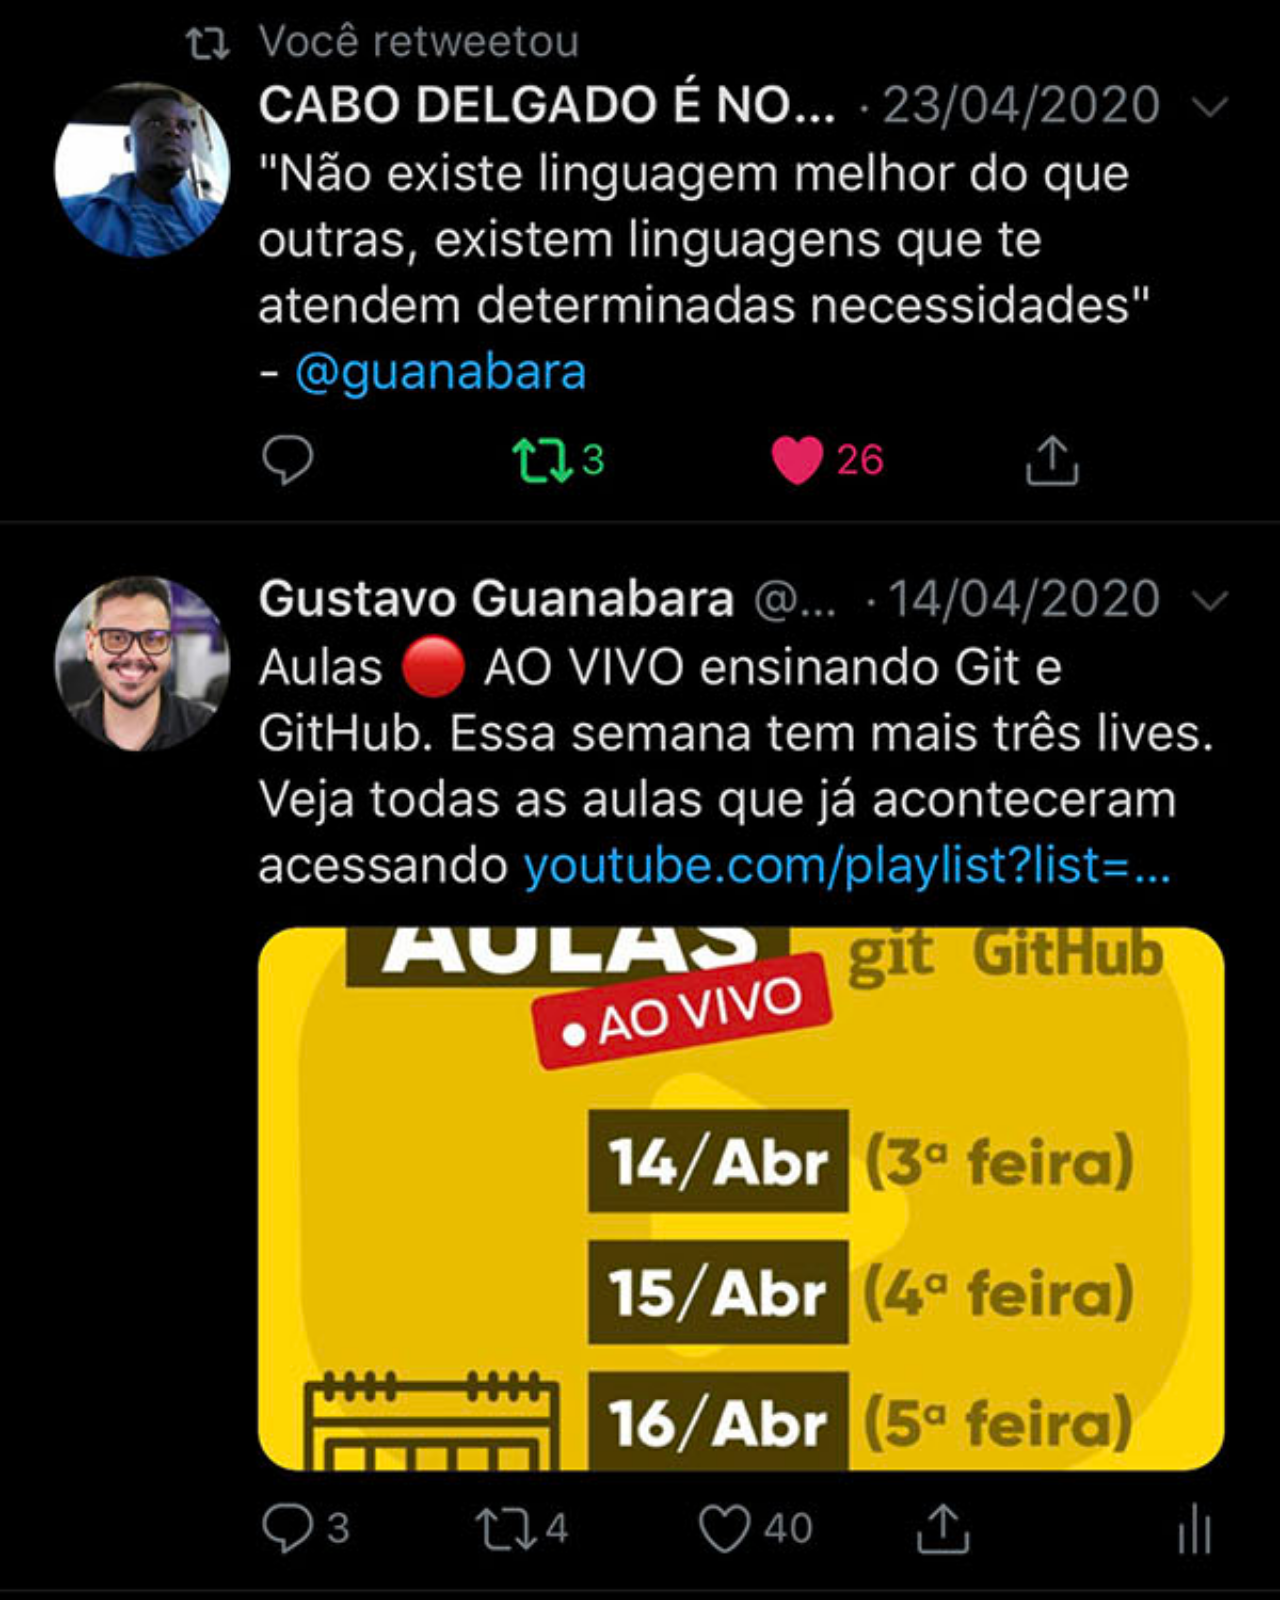
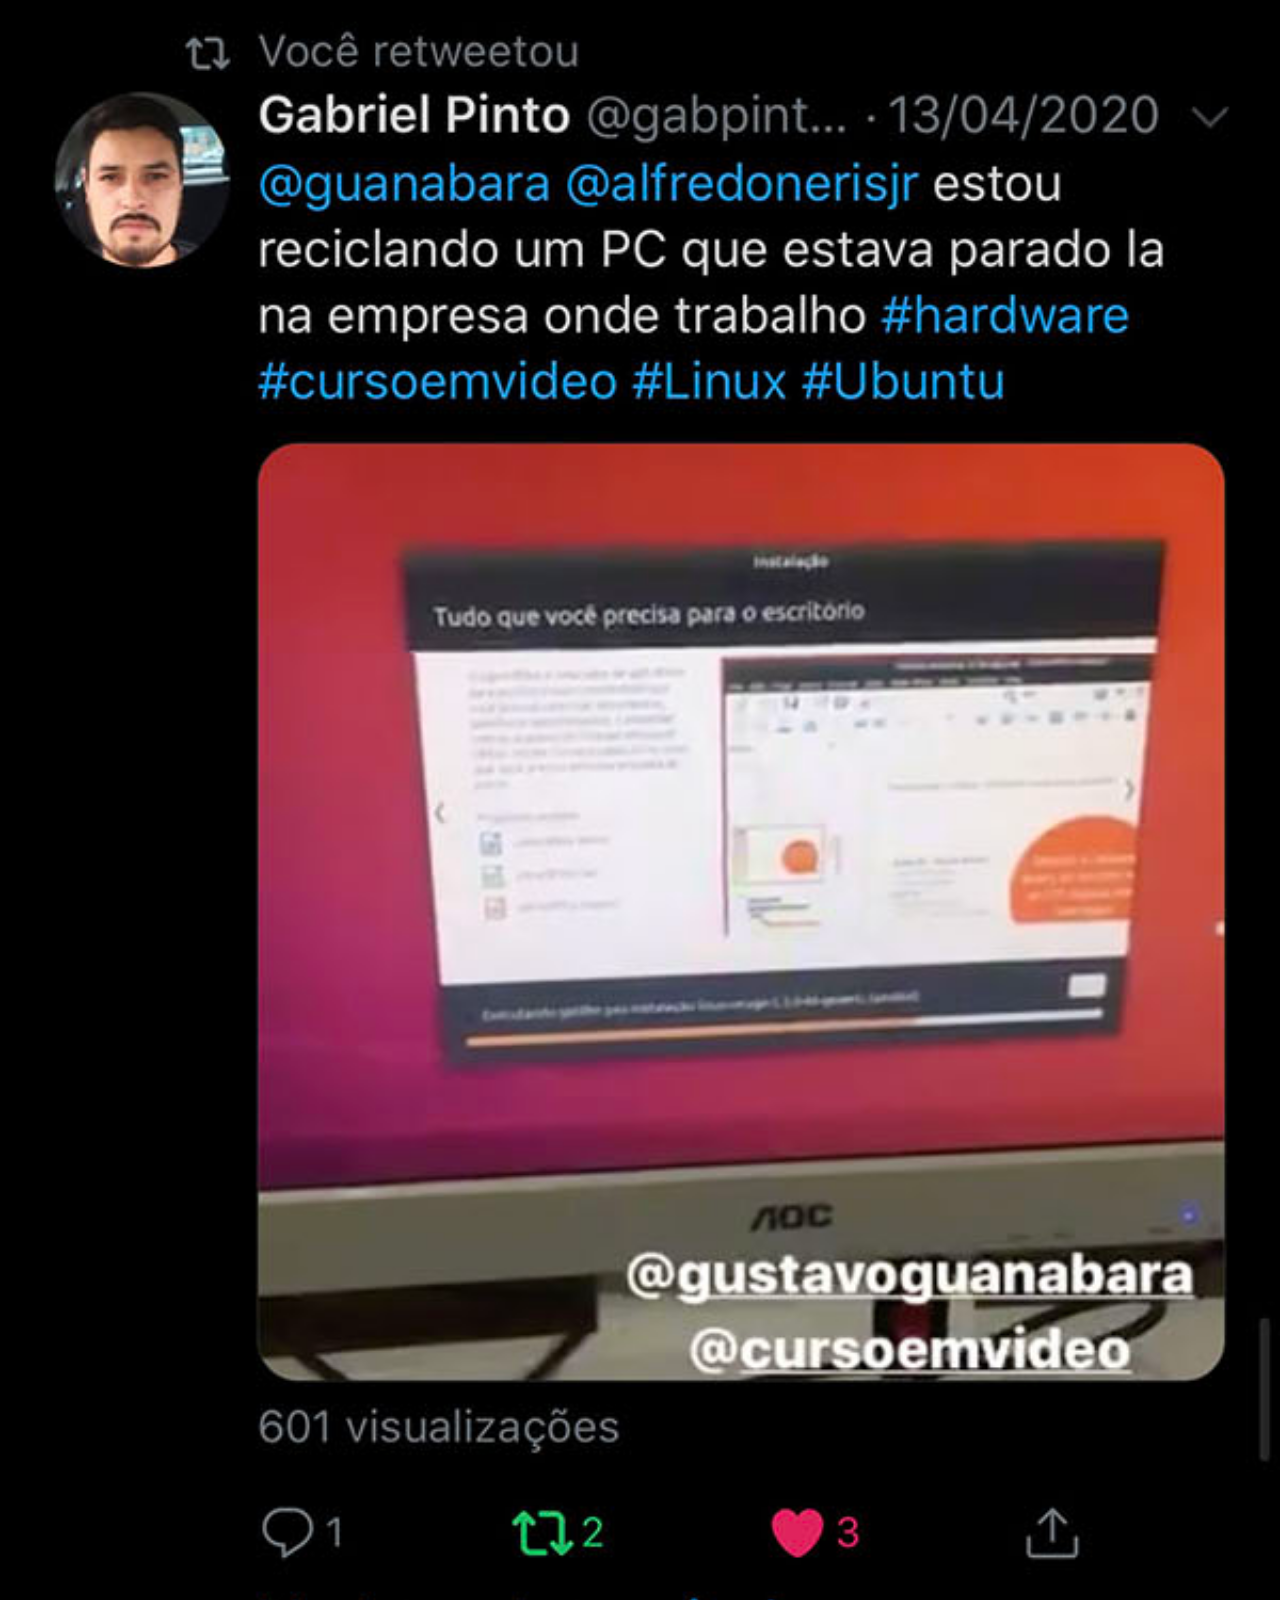
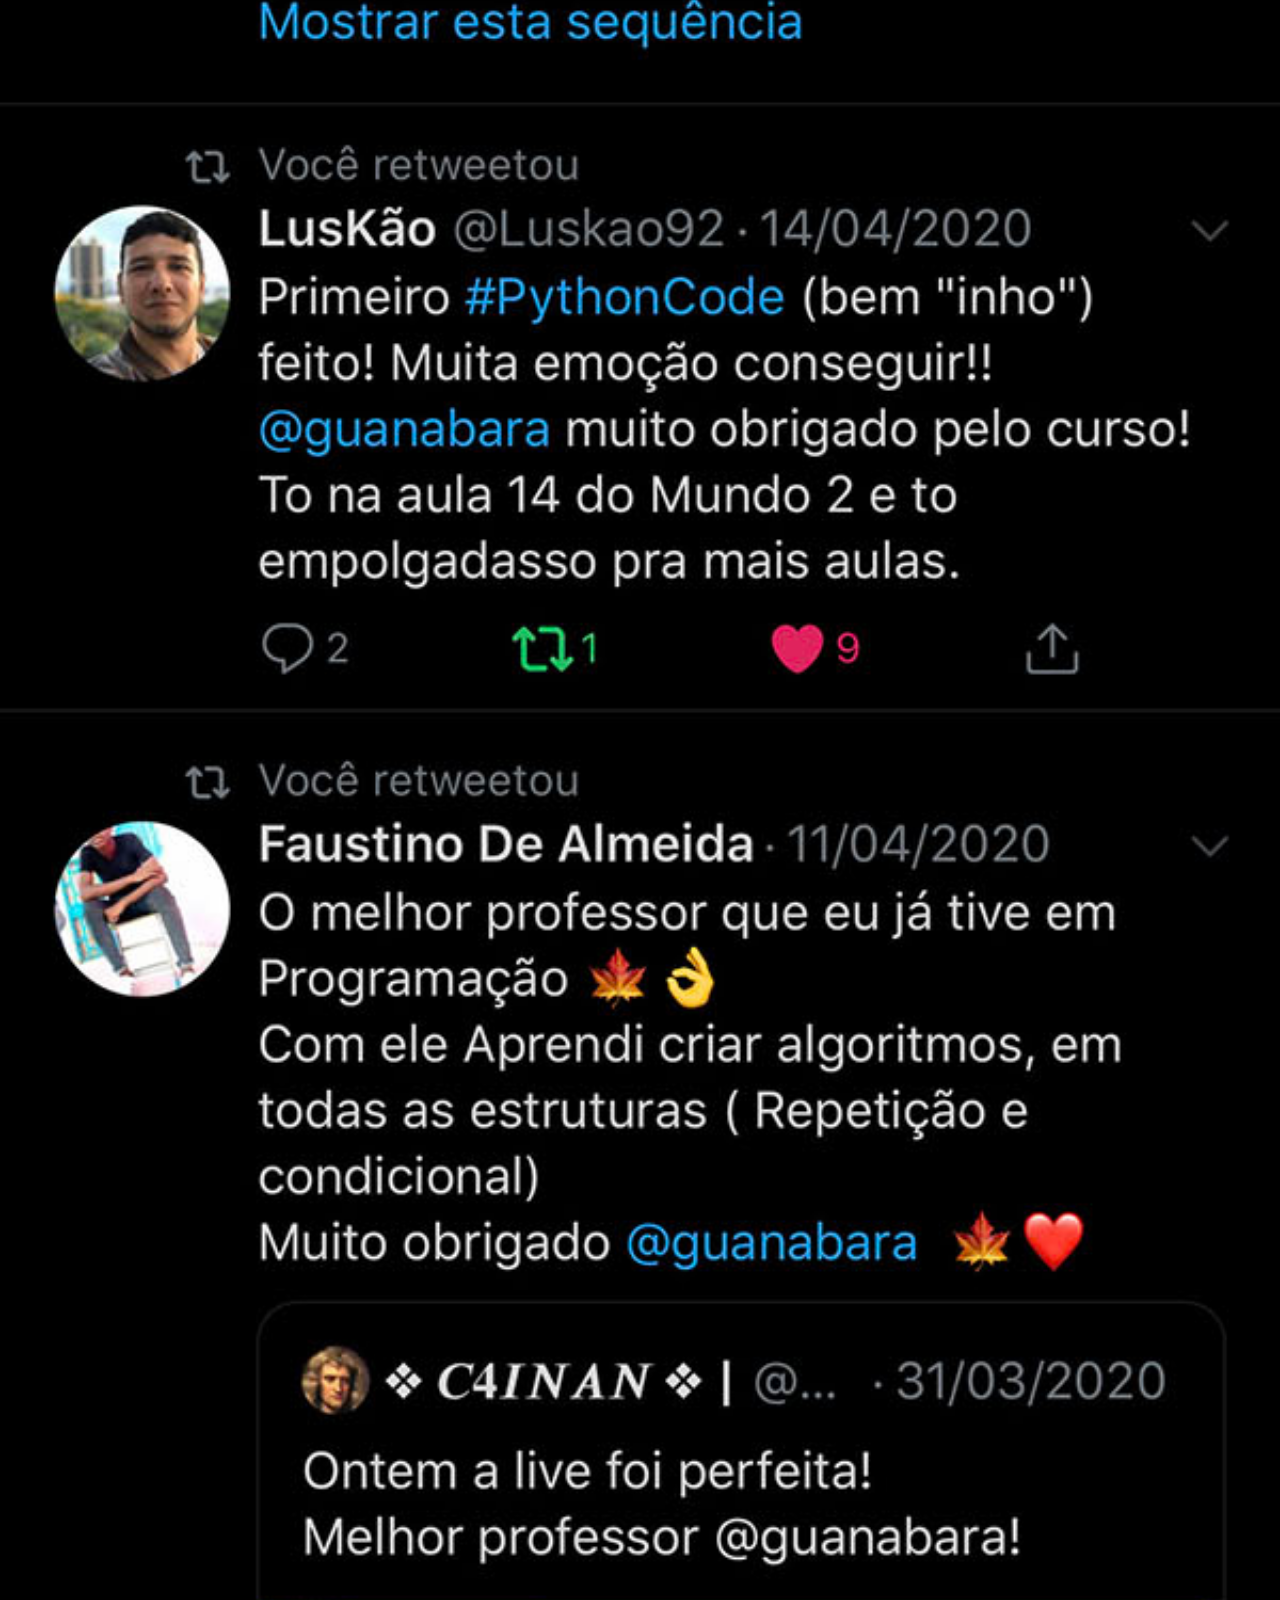
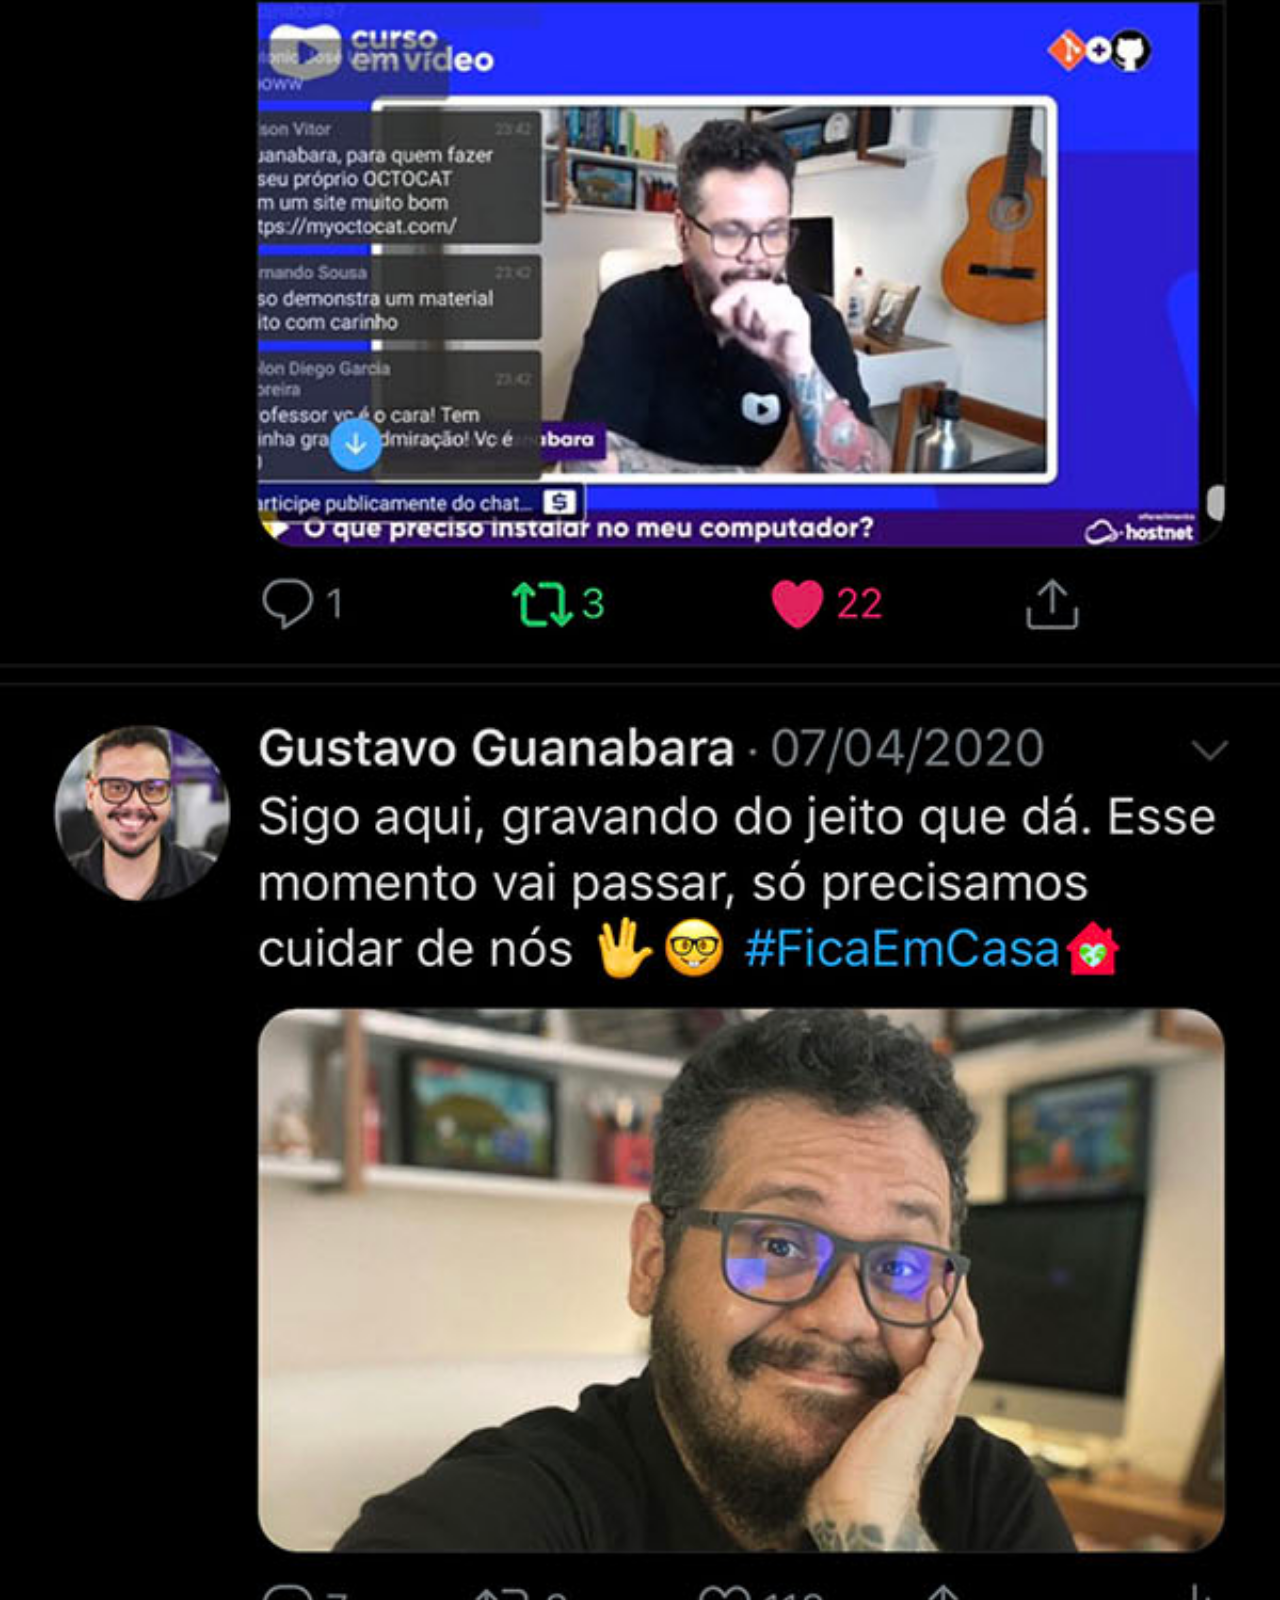
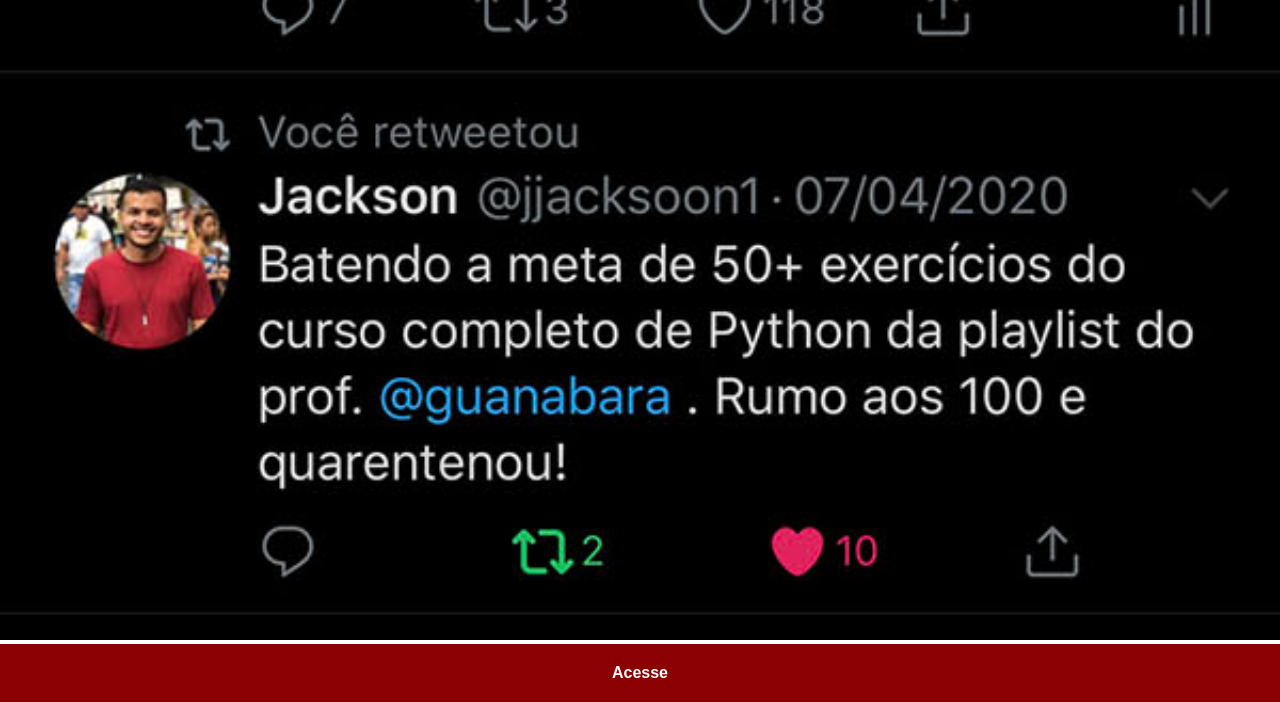
<file: telas/twitter.html>
<!DOCTYPE html>
<html lang="pt-br">
<head>
    <meta charset="UTF-8">
    <meta name="viewport" content="width=device-width, initial-scale=1.0">
    <title>Twitter</title>
    <link rel="stylesheet" href="../estilos/social.css">
</head>
<body>
    <img src="../imagens/tela-twitter.jpg" alt="Twitter">
    <a href="https://x.com/guanabara" target="_blank">Acesse</a>
</body>
</html>
</file>
<file: estilos/social.css>
@charset "UTF-8";

*{
            margin: 0px;
            padding: 0px;
            font-family: Arial, Helvetica, sans-serif;
        }

        ::-webkit-scrollbar {
            width: 0px;
            height: 0px;
        }

        img {
            width: 100vw;
        }

        a{
            display: block;
            background-color: darkred;
            color: white;
            padding: 20px;
            text-align: center;
            text-decoration: none;
            font-weight: bolder;
        }

        a:hover {
            background-color: red;
        }
</file>
